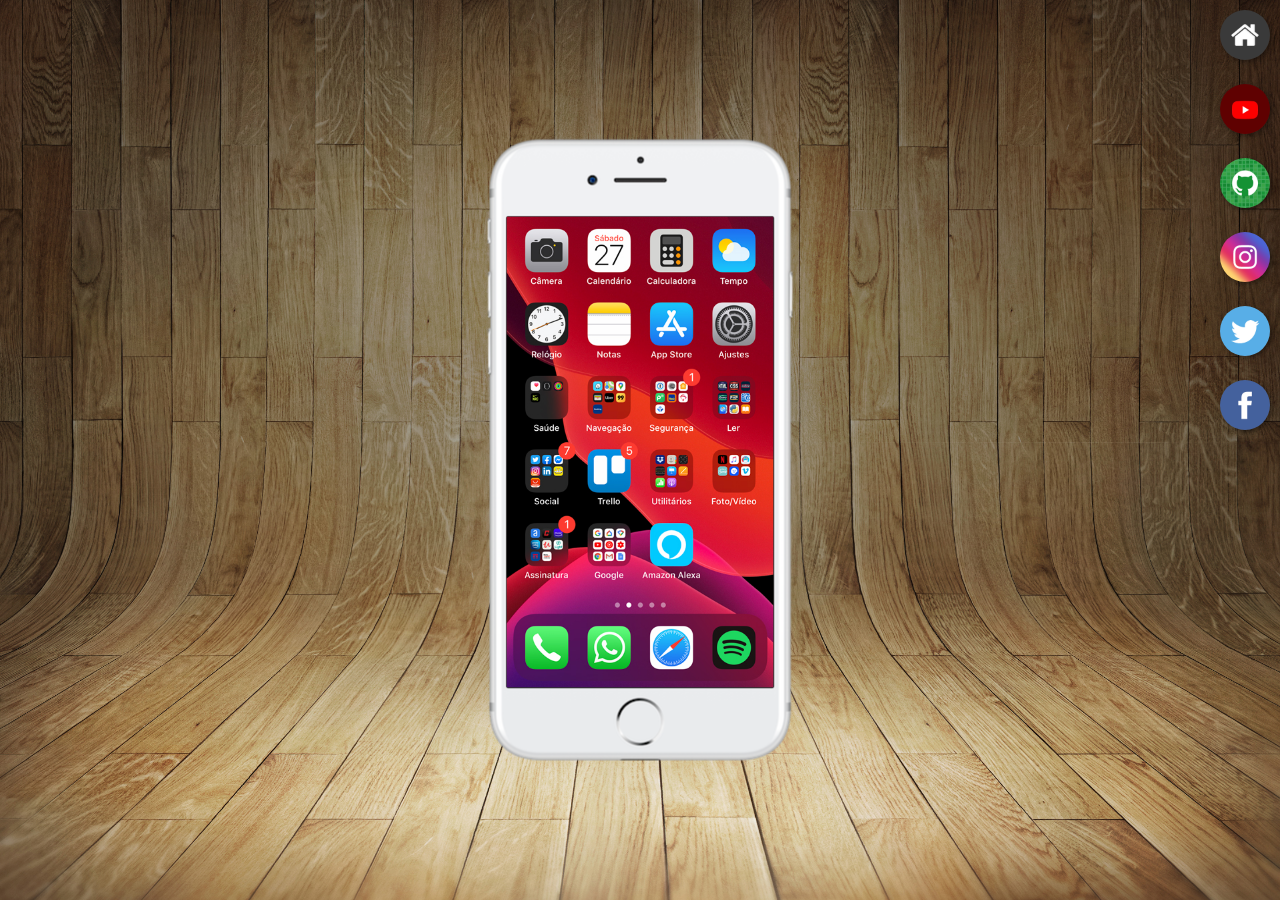
<file: index.html>
<!DOCTYPE html>
<html lang="pt-br">
<head>
    <meta charset="UTF-8">
    <meta name="viewport" content="width=device-width, initial-scale=1.0">
    <link rel="shortcut icon" href="favicon.ico" type="image/x-icon">
    <link rel="stylesheet" href="estilos/style.css">
    <title>Projeto redes sociais</title>
</head>
<body>
    <main>
        <section id="telefone">
            <iframe src="home.html" frameborder="0" name="tela" id="tela">
                <p>Seu navegador não é compatível com iframe!</p>
            </iframe>
        </section>

        <section id="redes-sociais">
            <a href="home.html" target="tela"><img src="imagens/logo-home.jpg" alt="Home"></a> <br>
            <a href="youtube.html" target="tela"><img src="imagens/logo-youtube.jpg" alt="Youtube"></a> <br>
            <a href="github.html" target="tela"><img src="imagens/logo-github.jpg" alt="Github"></a> <br>
            <a href="instagram.html" target="tela"><img src="imagens/logo-instagram.jpg" alt="Instagram"></a> <br>
            <a href="twitter.html" target="tela"><img src="imagens/logo-twitter.jpg" alt=""></a> <br>
            <a href="facebook.html" target="tela"><img src="imagens/logo-facebook.jpg" alt=""></a>
        </section>
    </main>
</body>
</html>
</file>
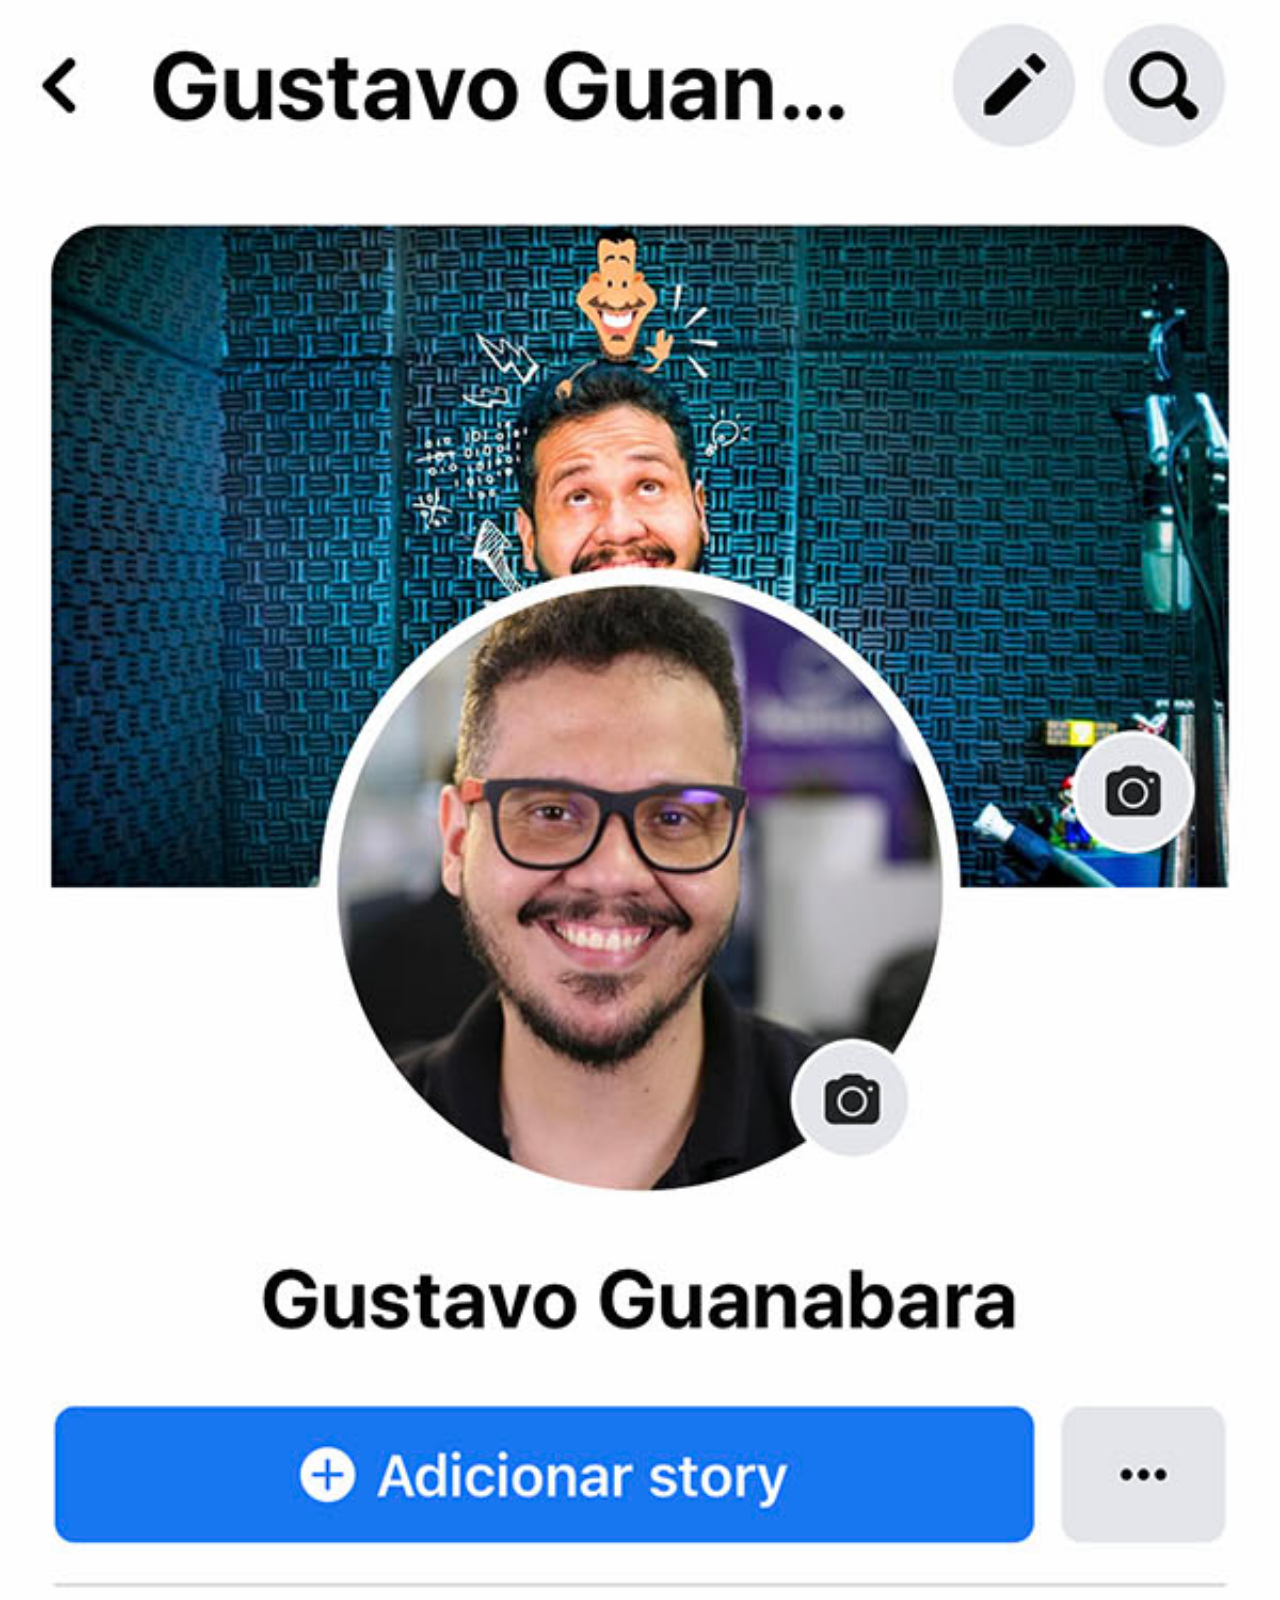
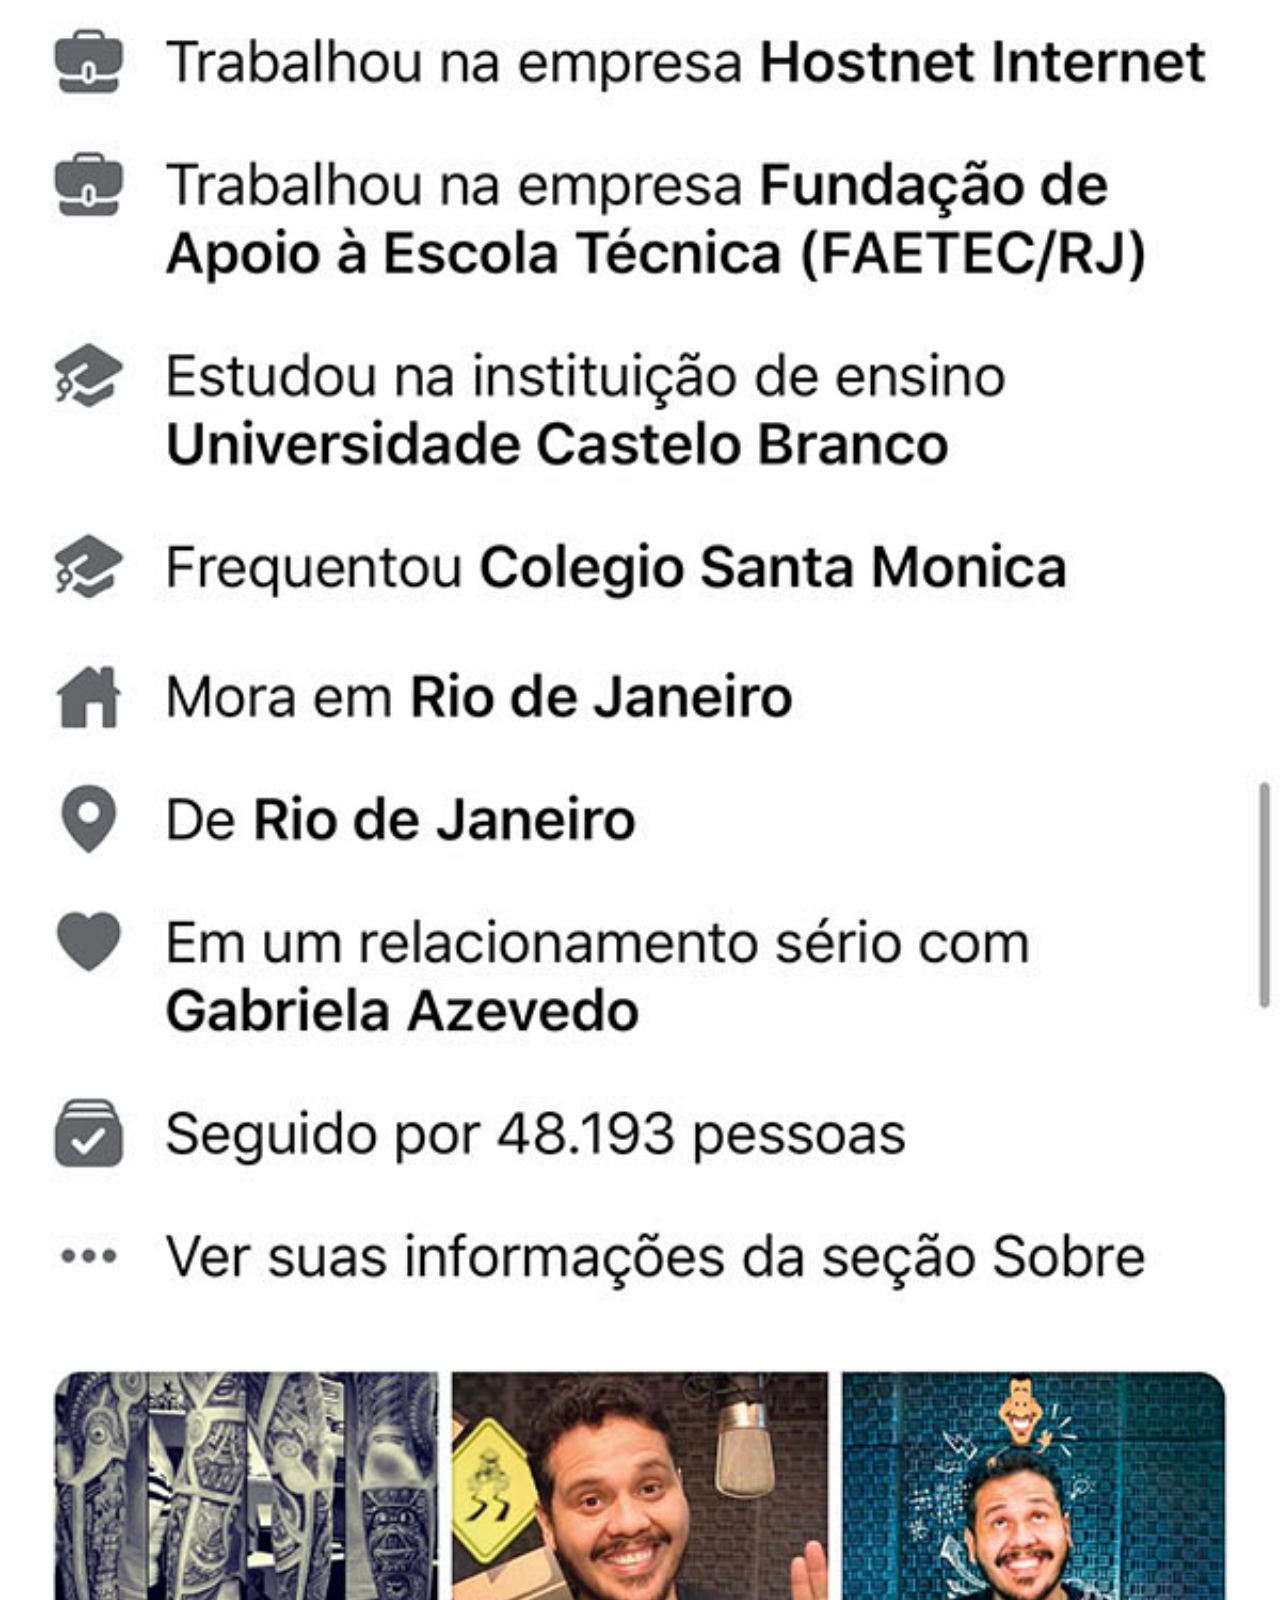
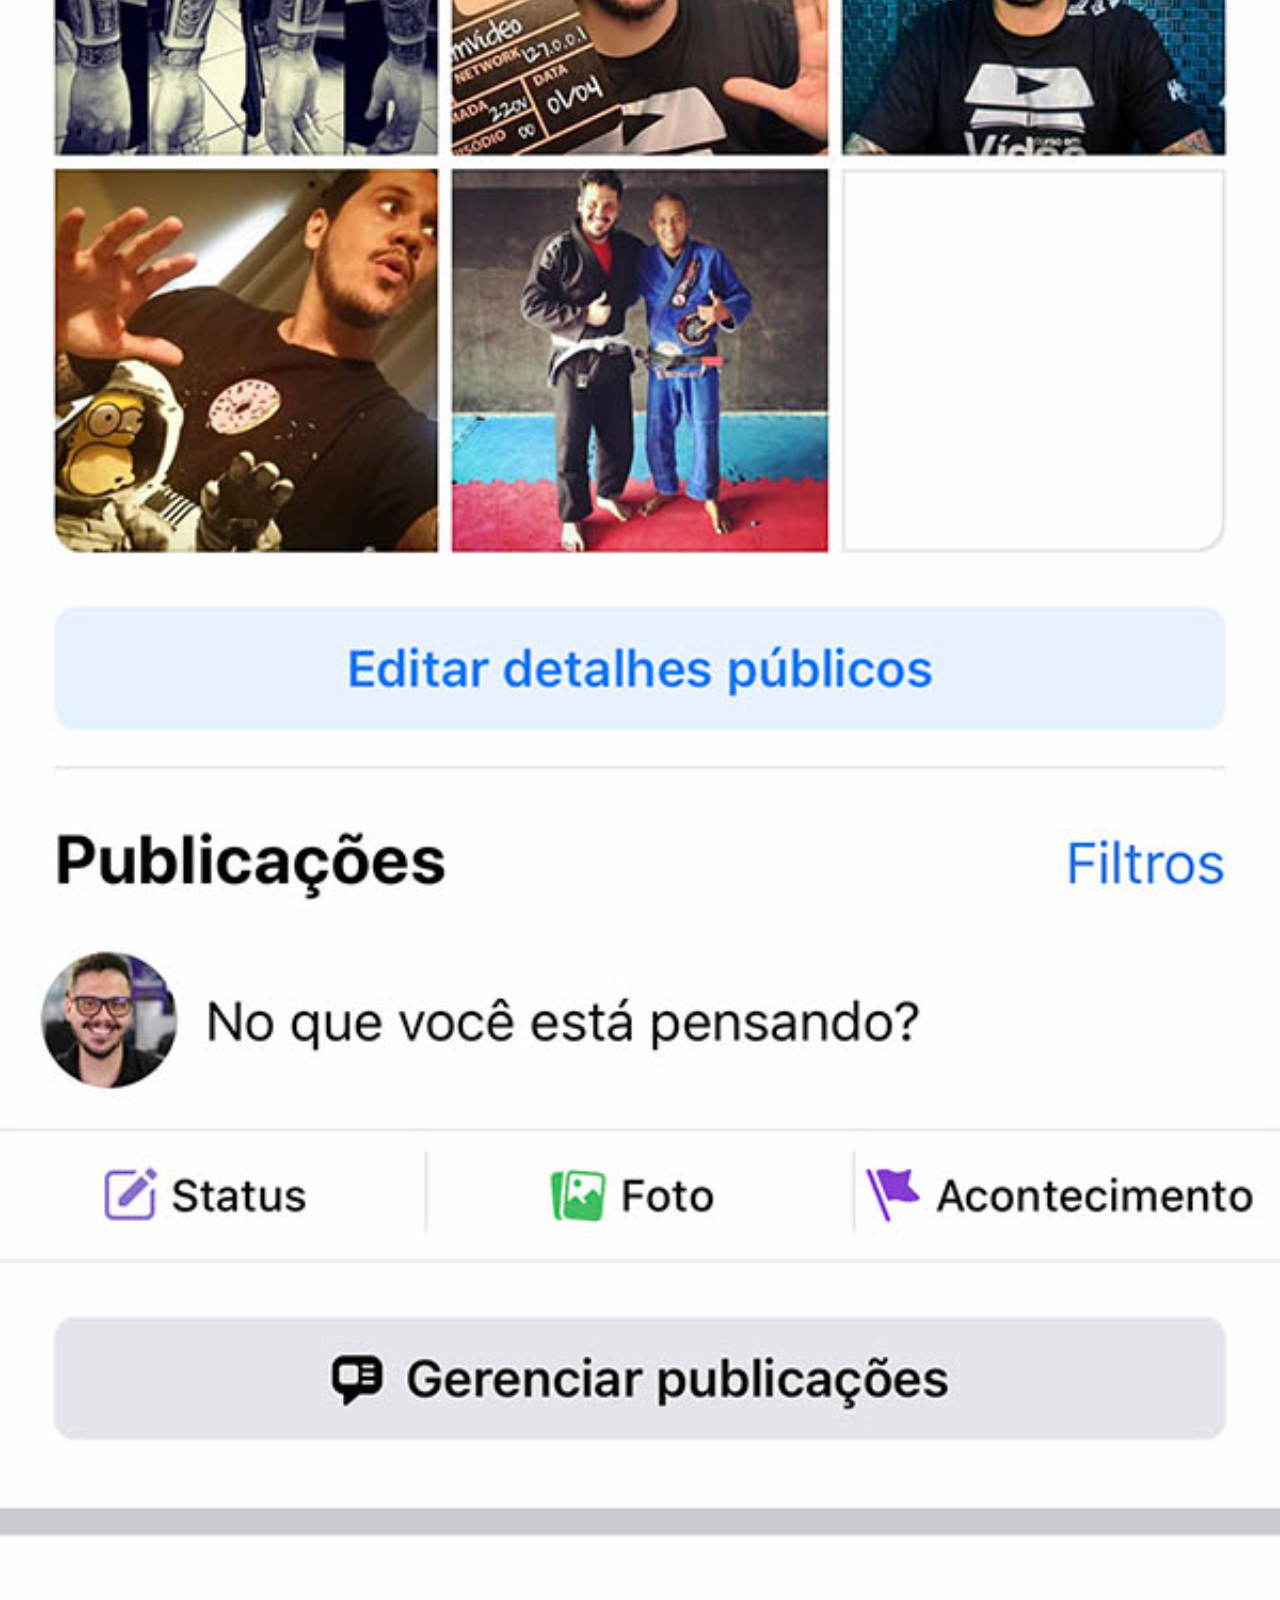
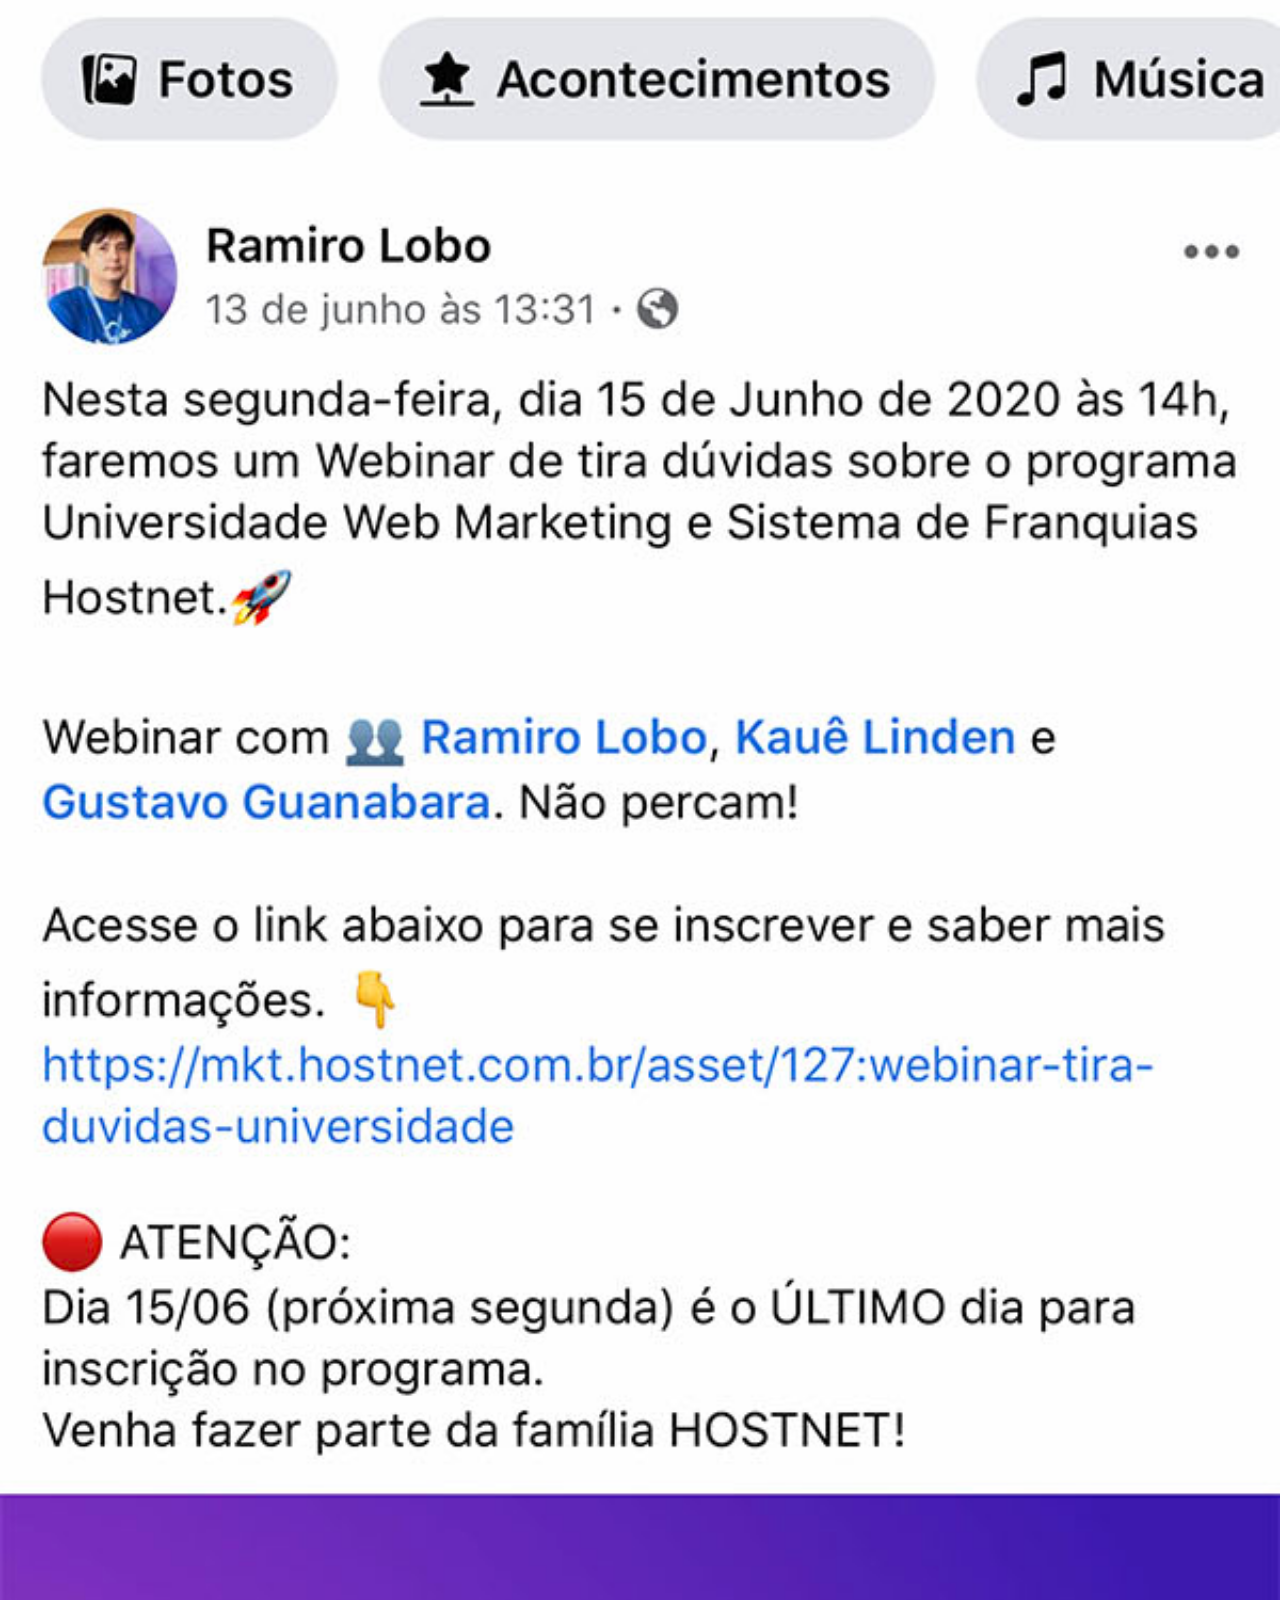
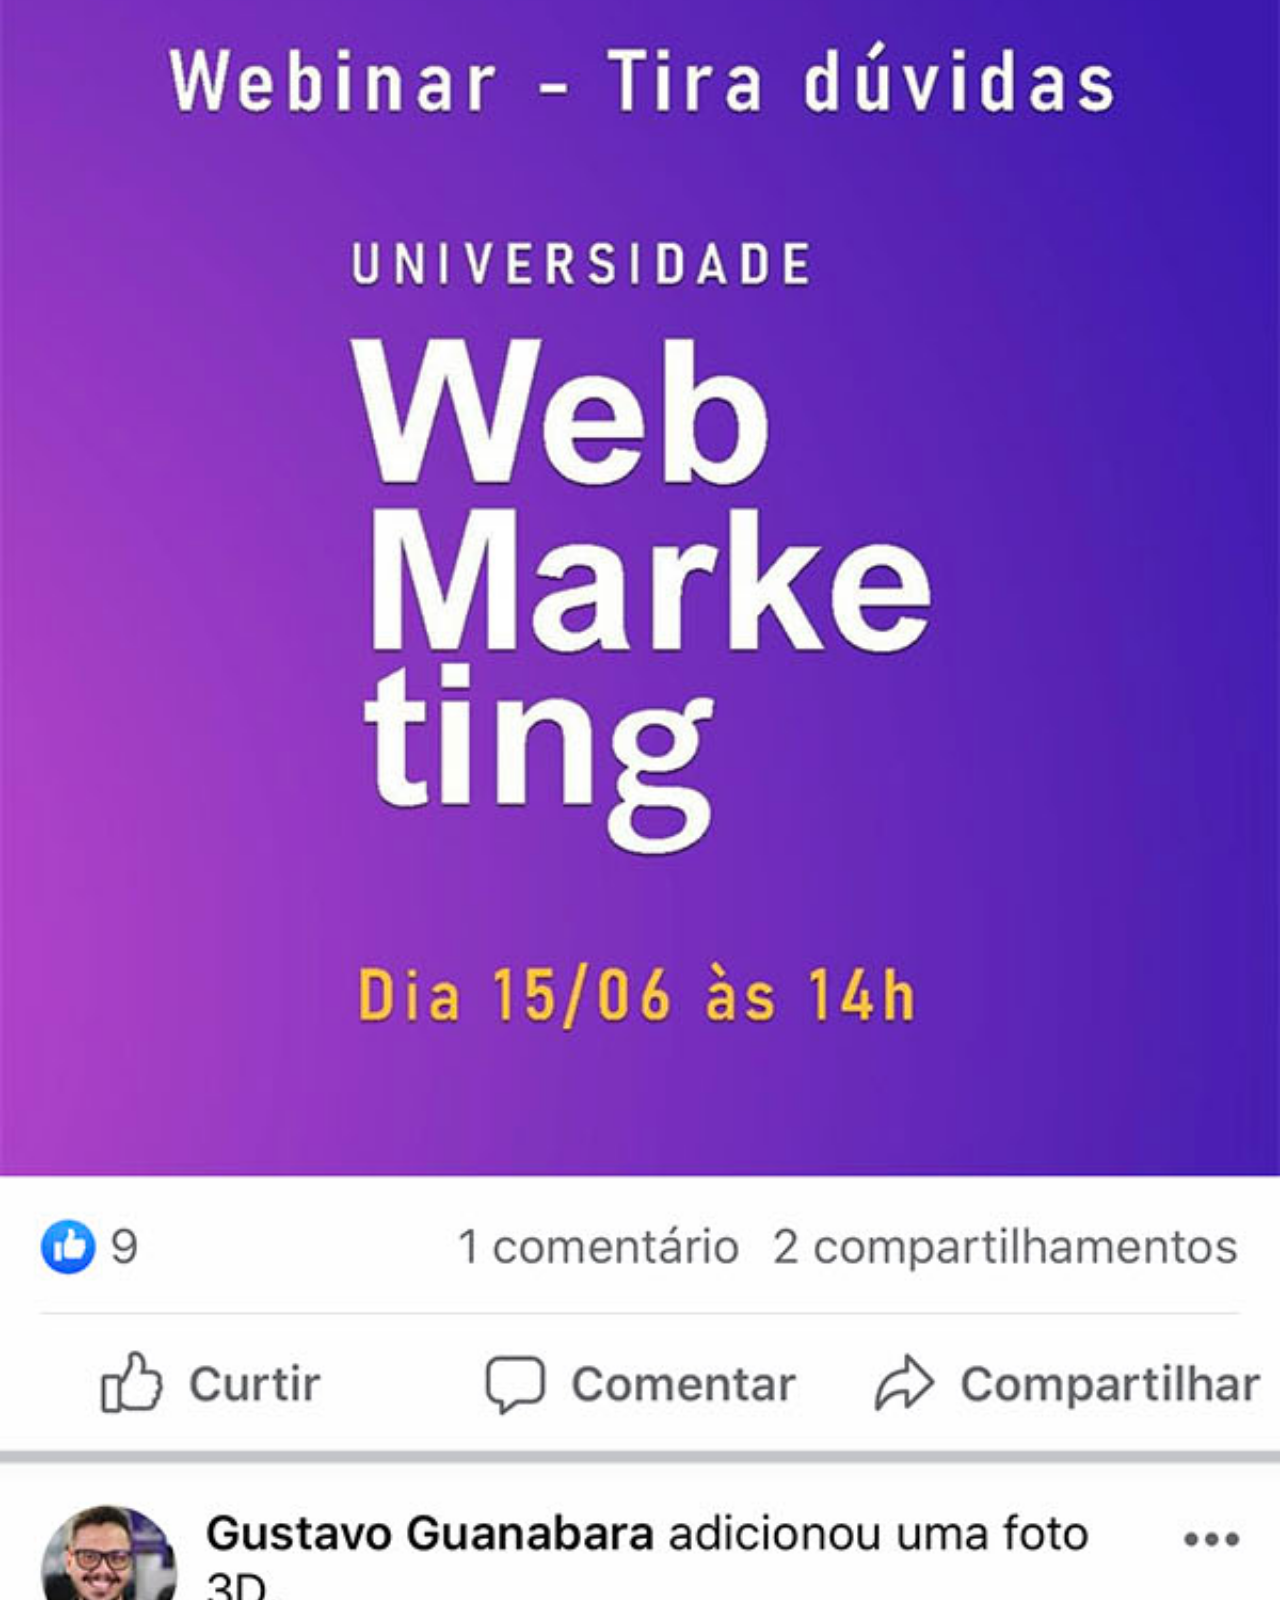
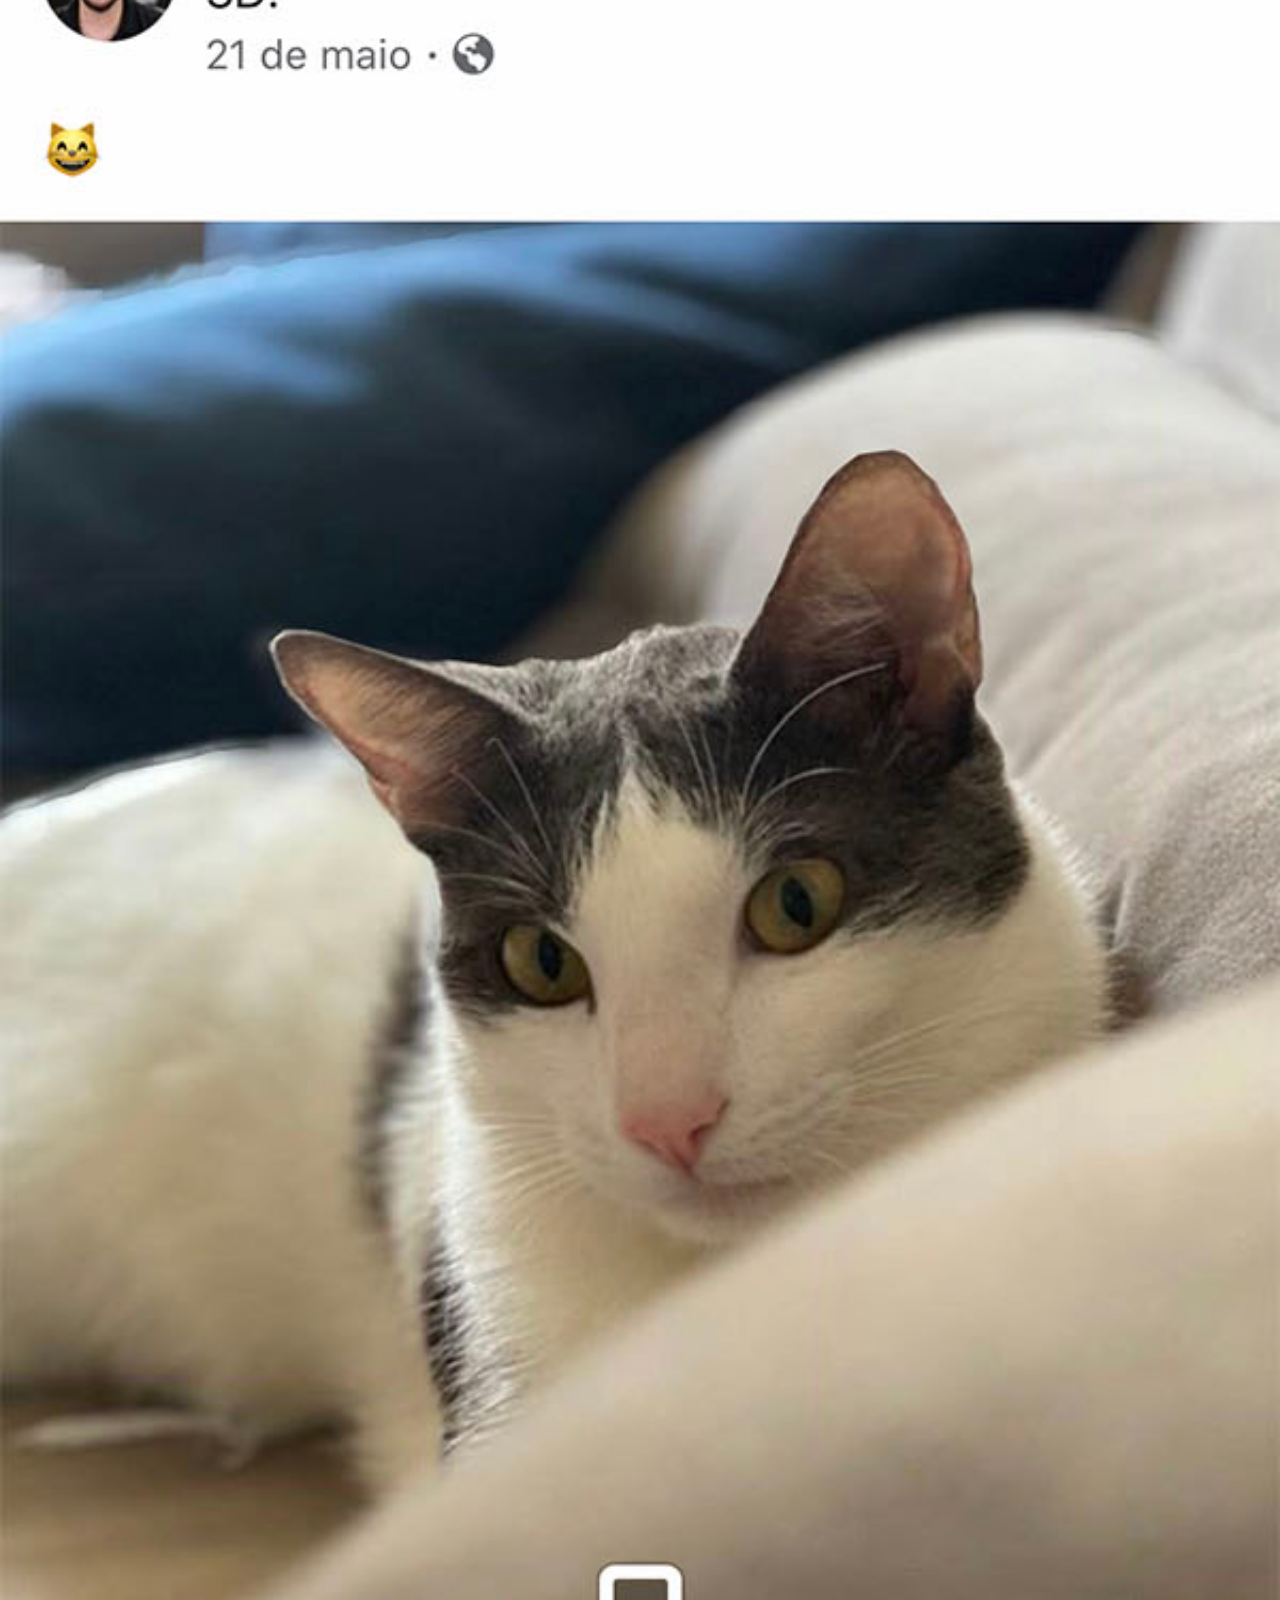
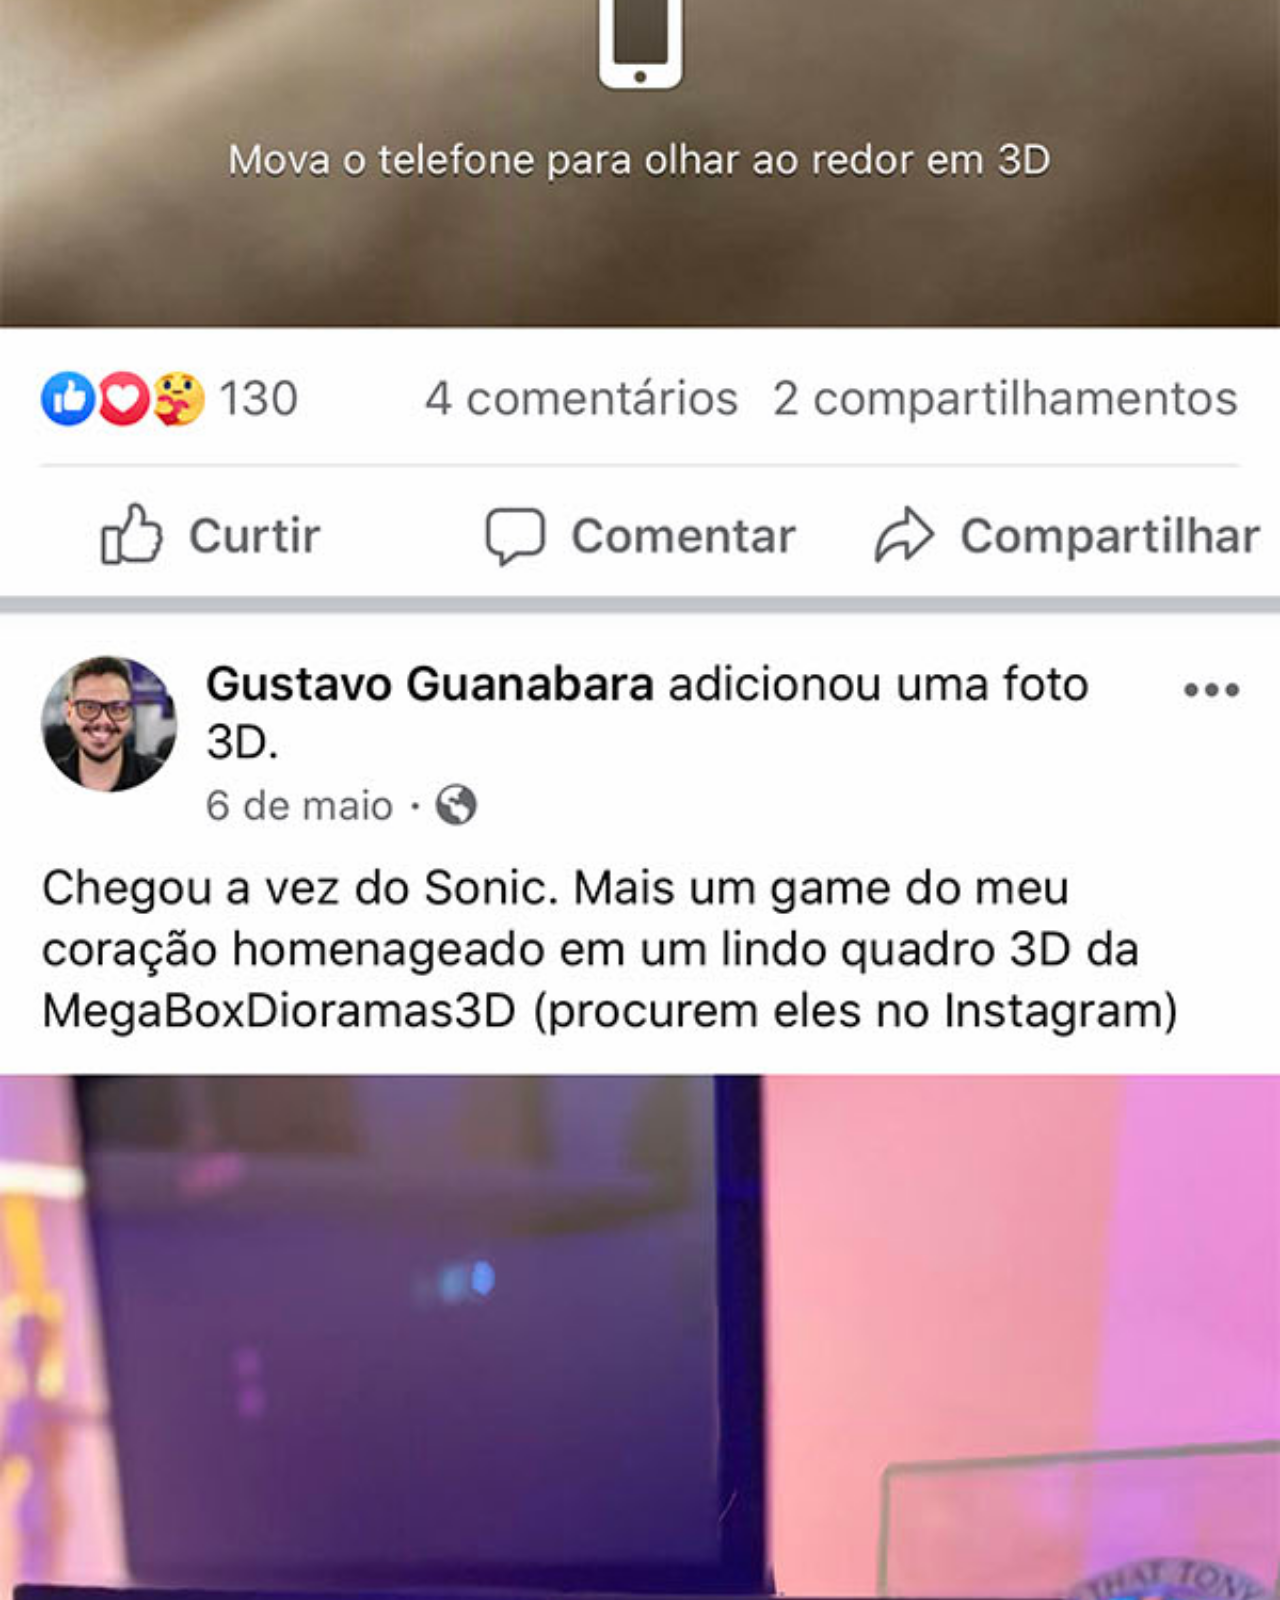
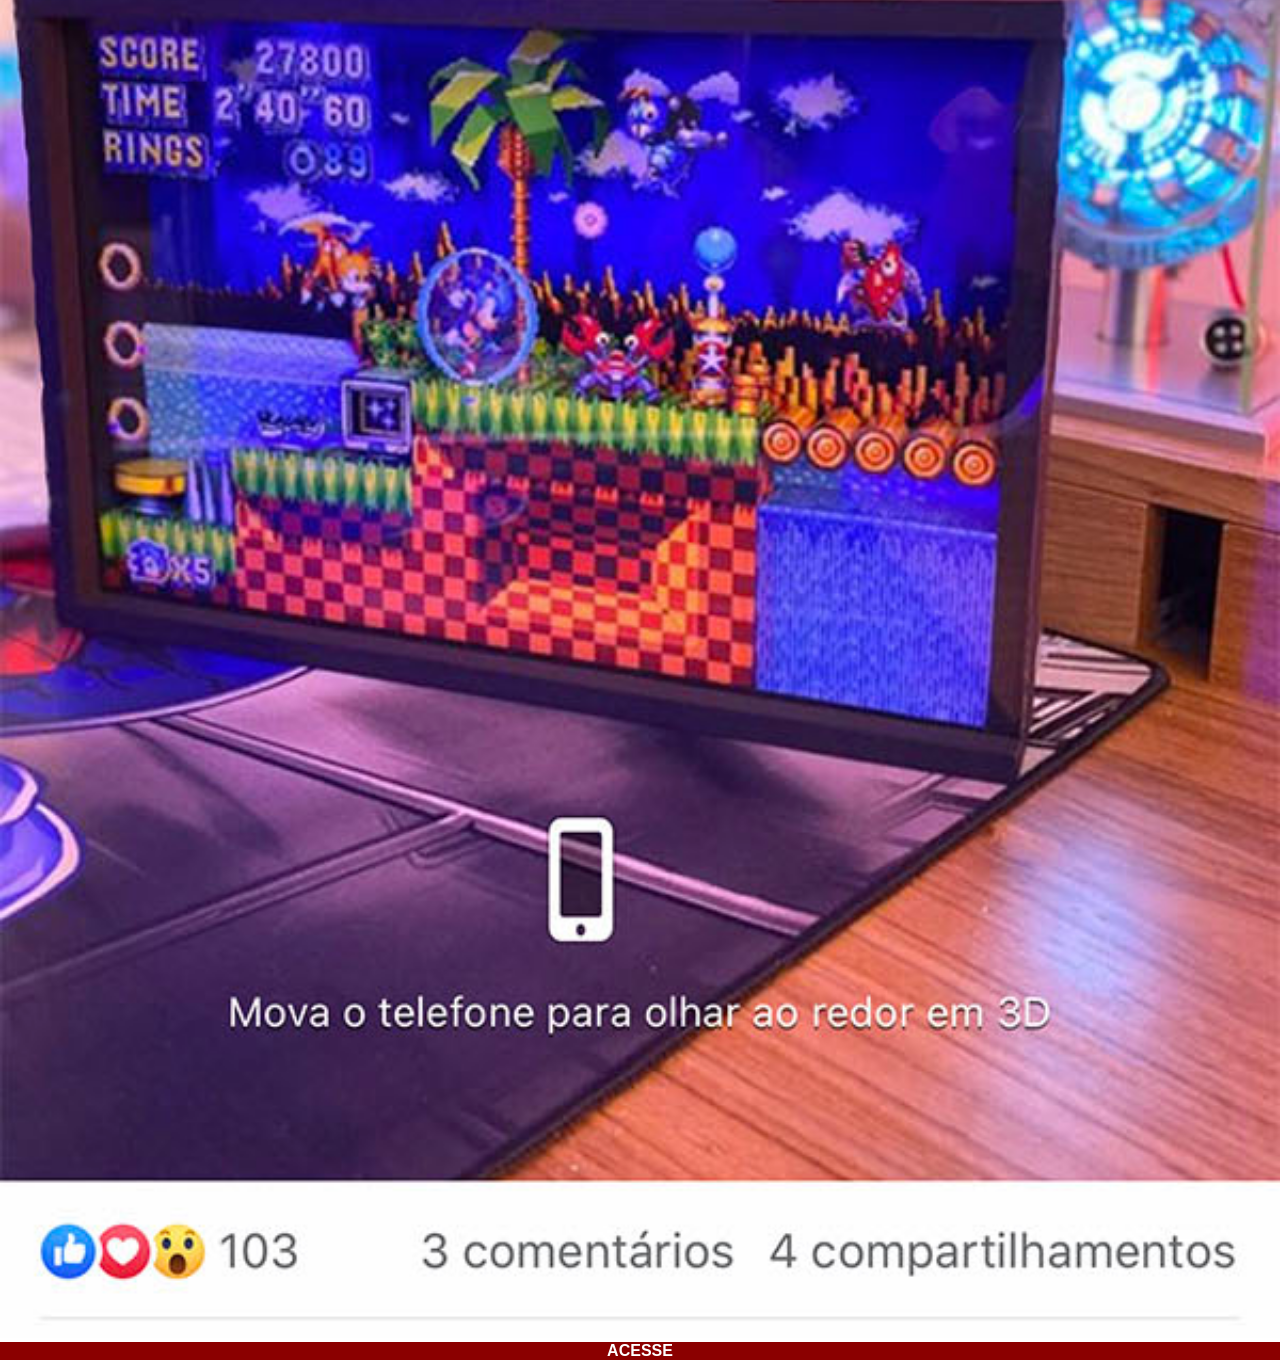
<file: facebook.html>
<!DOCTYPE html>
<html lang="en">
<head>
    <meta charset="pt-br">
    <meta name="viewport" content="width=device-width, initial-scale=1.0">
    <link rel="stylesheet" href="estilos/social.css">
    <title>Facebook</title>
</head>
<body>
    <img src="imagens/tela-facebook.jpg" alt="Facebook">
    <a href="https://www.facebook.com/" target="_blank">ACESSE</a>
</body>
</html>
</file>
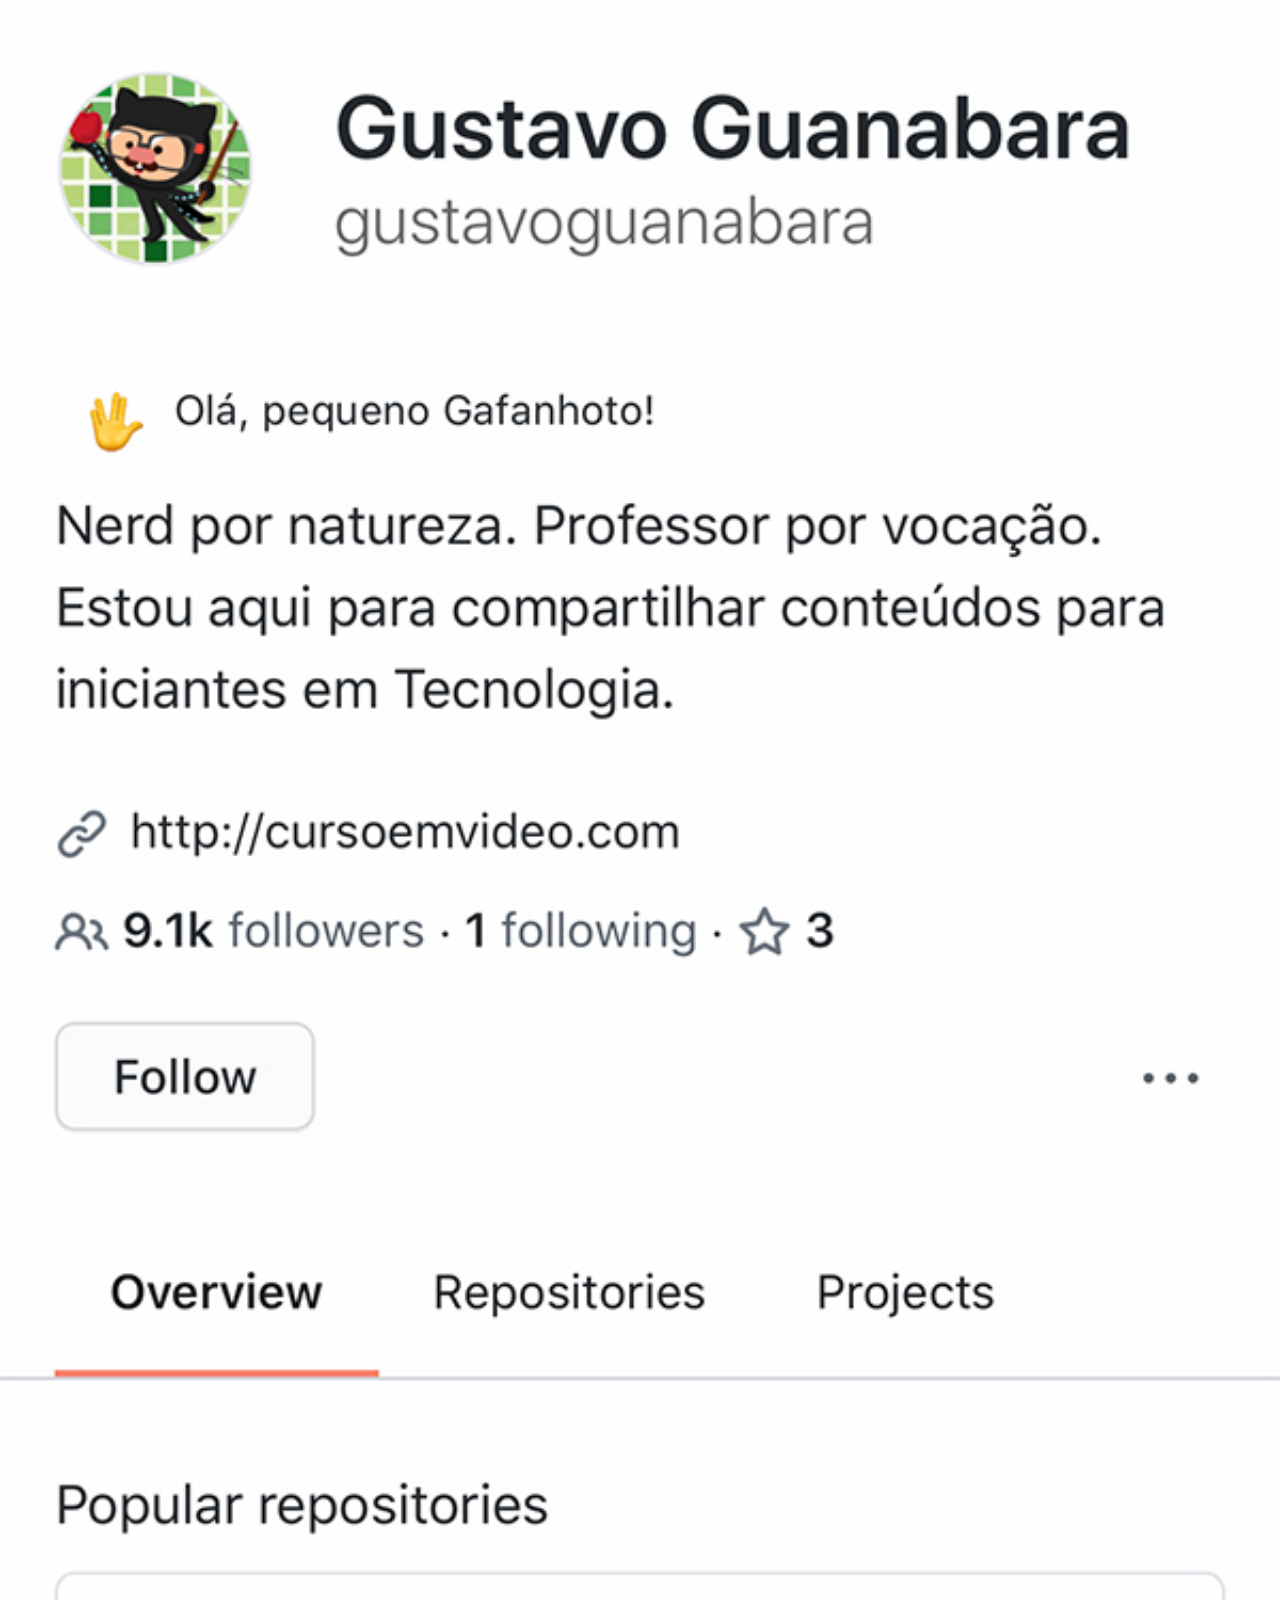
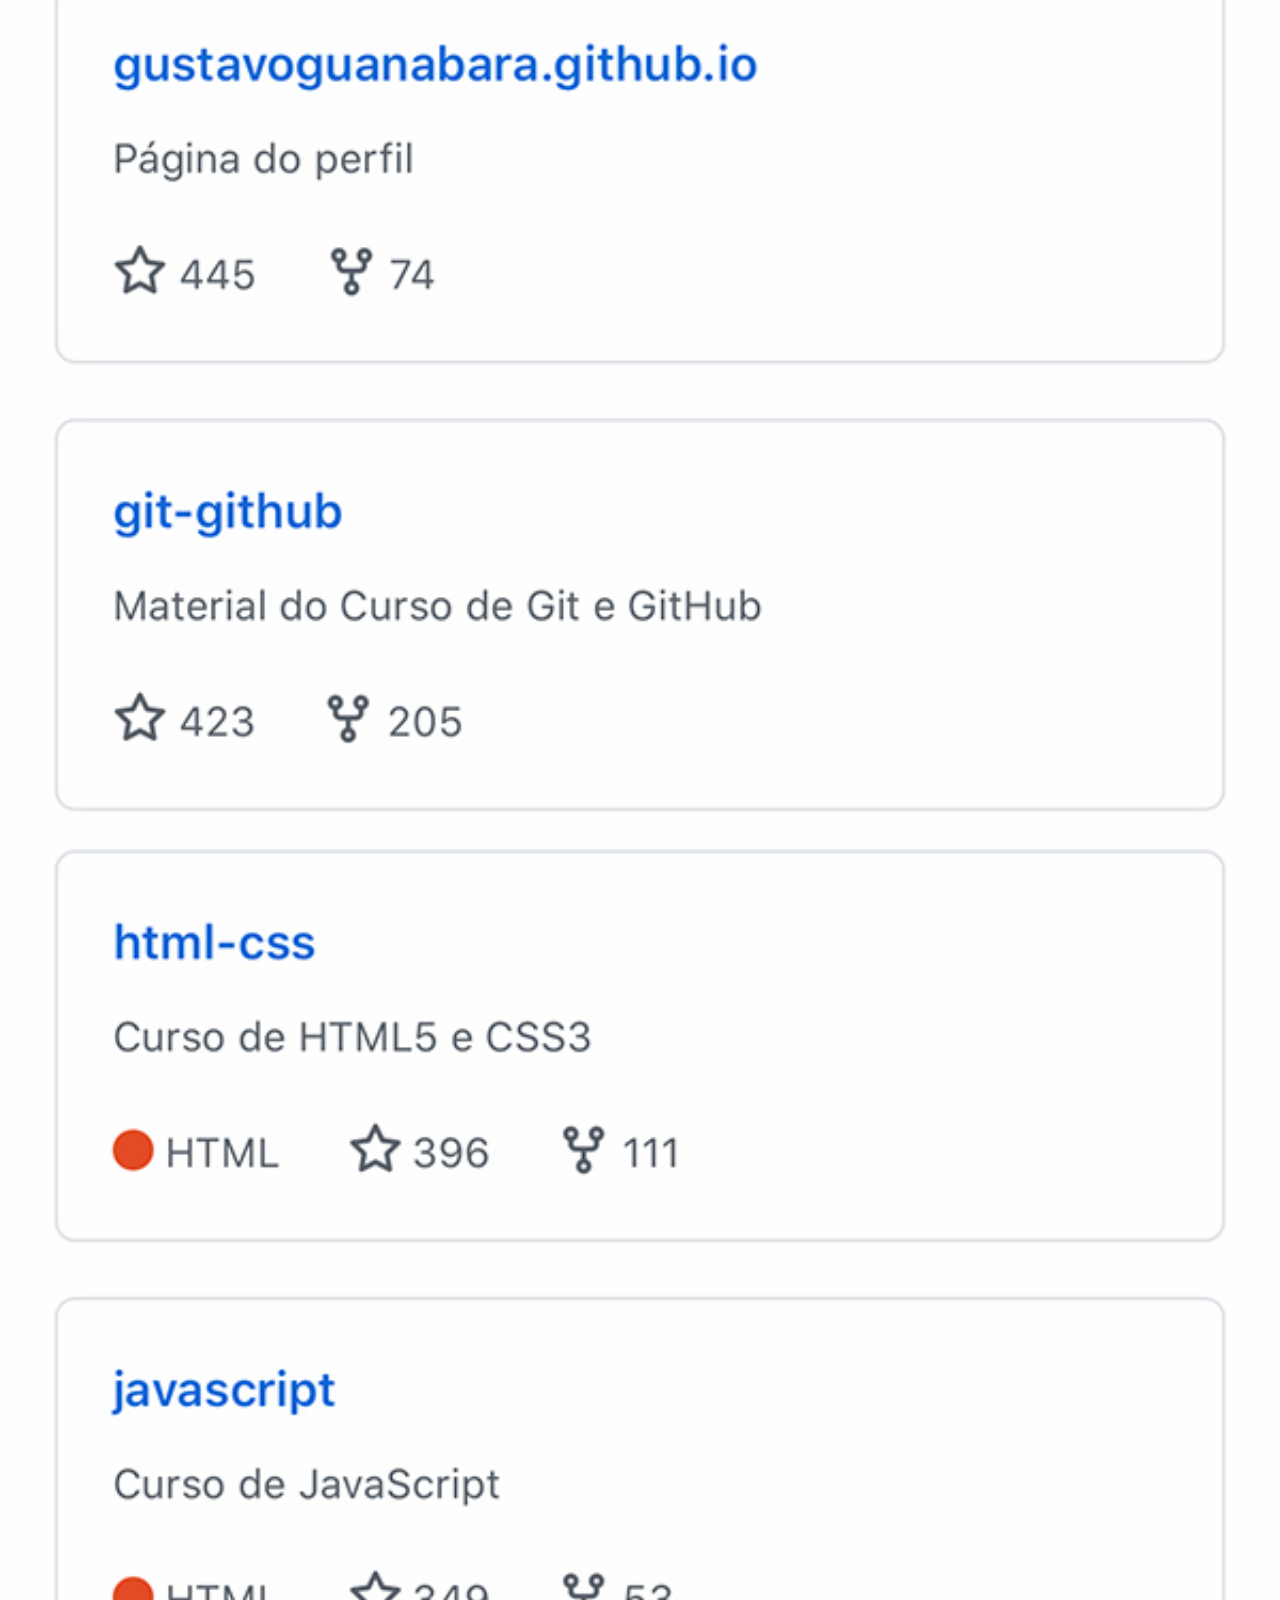
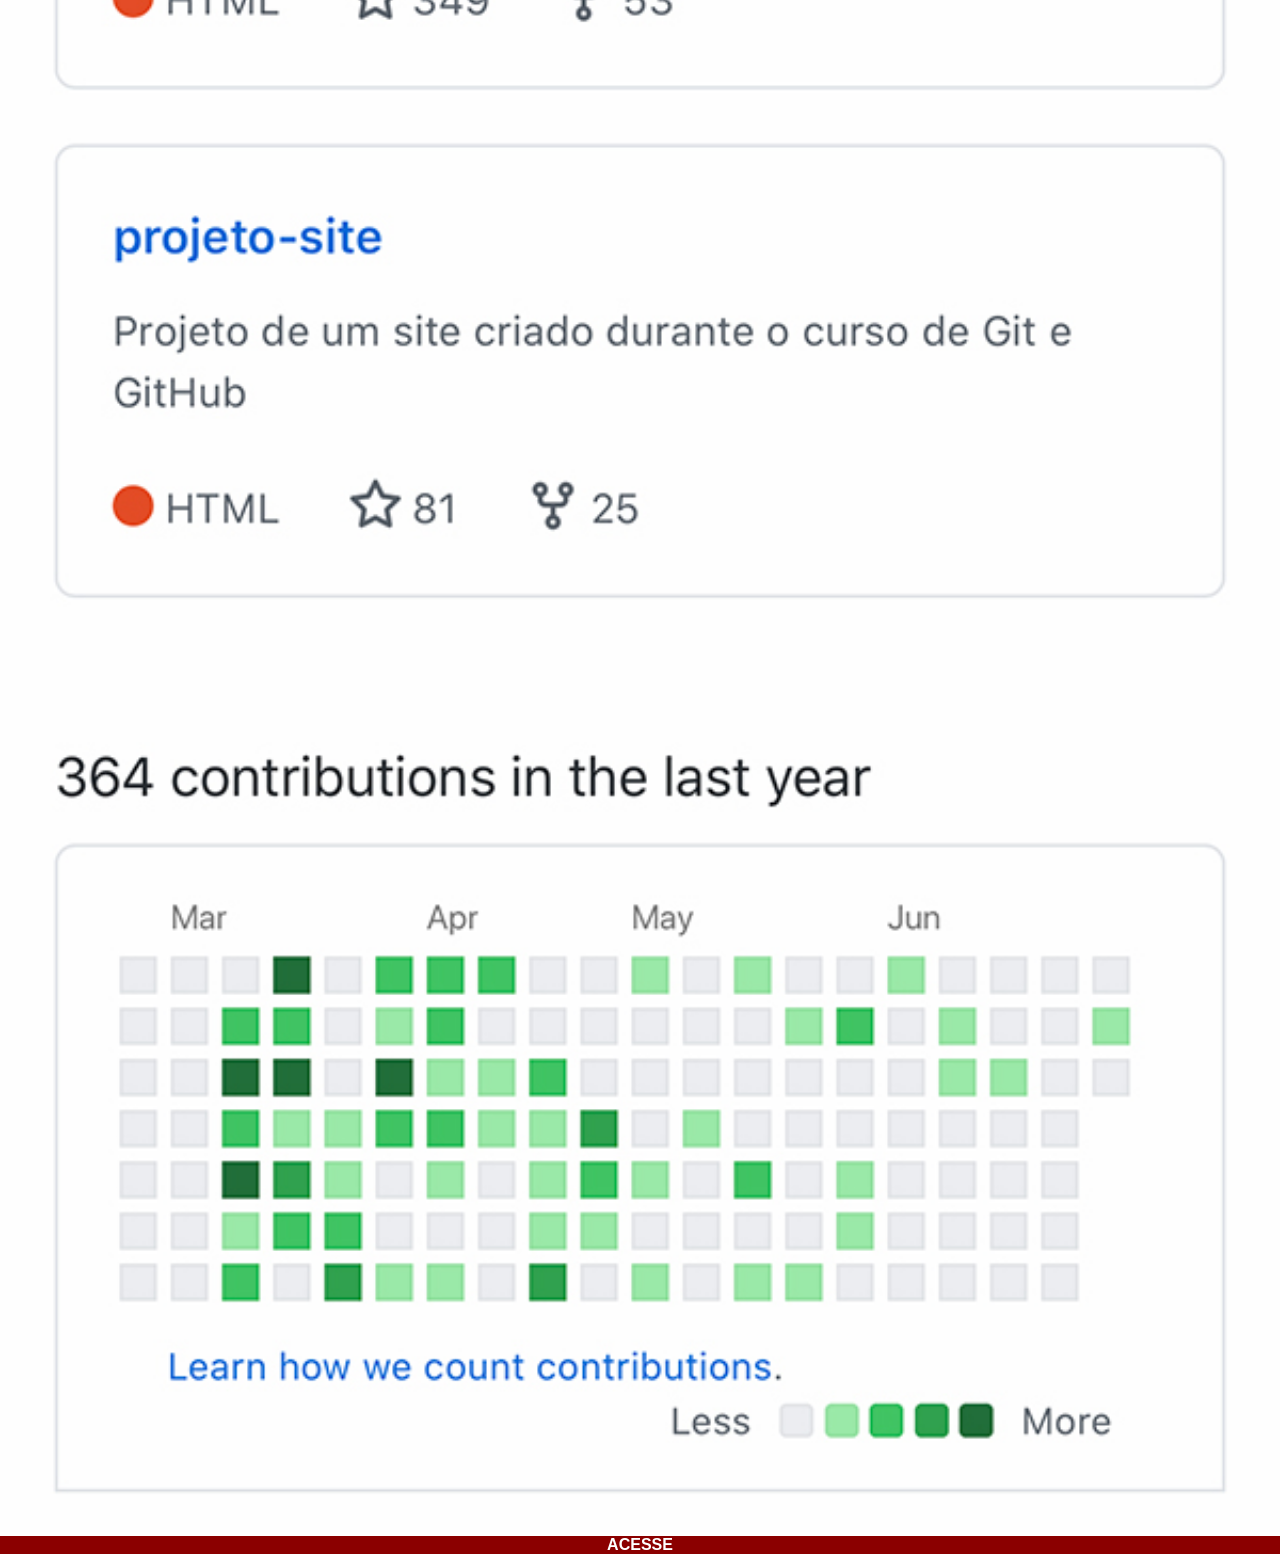
<file: github.html>
<!DOCTYPE html>
<html lang="en">
<head>
    <meta charset="pt-br">
    <meta name="viewport" content="width=device-width, initial-scale=1.0">
    <link rel="stylesheet" href="estilos/social.css">
    <title>Github</title>
</head>
<body>
    <img src="imagens/tela-github.jpg" alt="Github">
    <a href="https://github.com/" target="_blank">ACESSE</a>
</body>
</html>
</file>
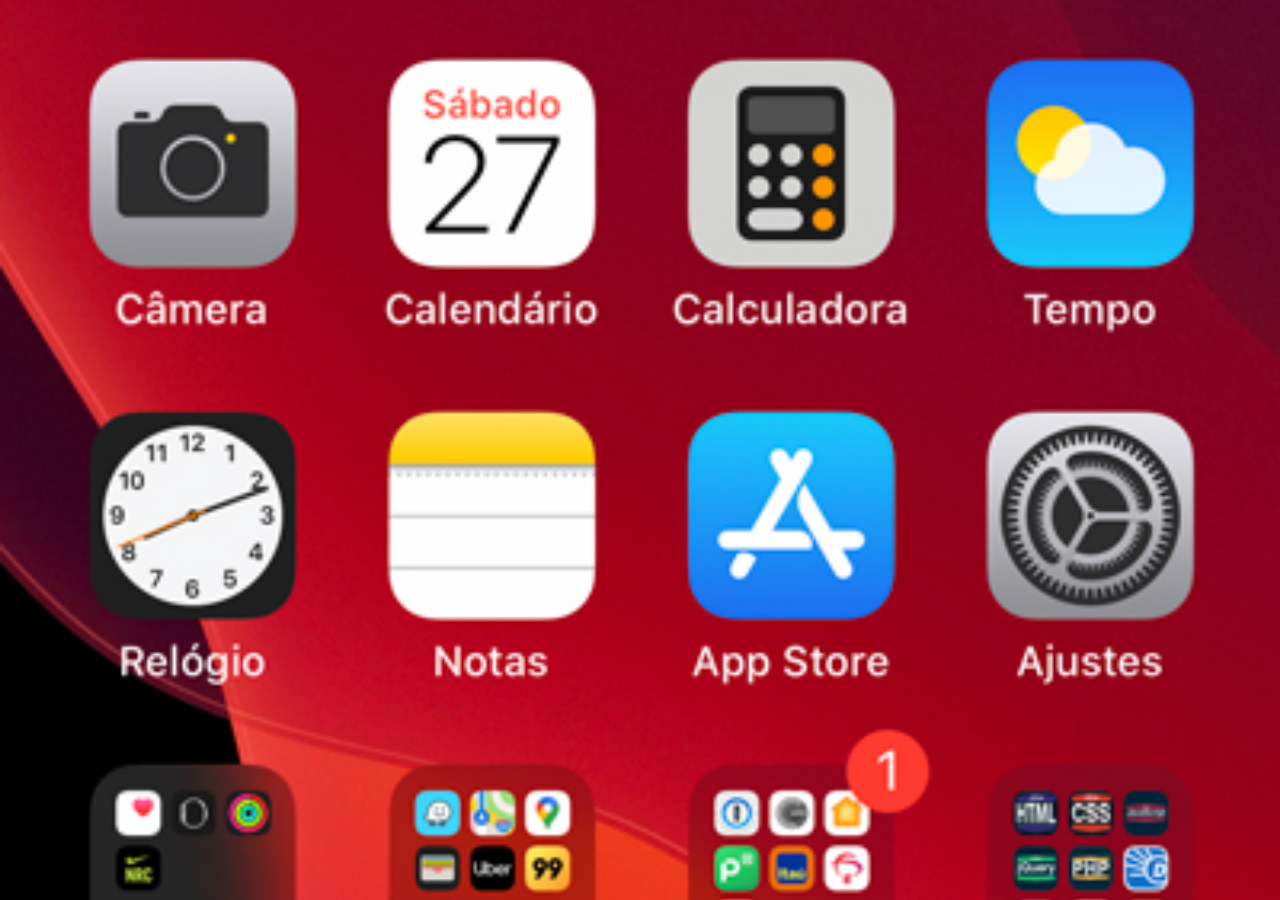
<file: home.html>
<!DOCTYPE html>
<html lang="pt-br">
<head>
    <meta charset="UTF-8">
    <meta name="viewport" content="width=device-width, initial-scale=1.0">
    <title>Home</title>
</head>
<style>
        * {
            margin: 0px;
            padding: 0px;
        }

        body {
            width: 100vw;
            height: 100vh;
            background: black url('imagens/tela-home.jpg') no-repeat top center;
            background-size: cover;
        }
</style>
<body>
    
</body>
</html>
</file>
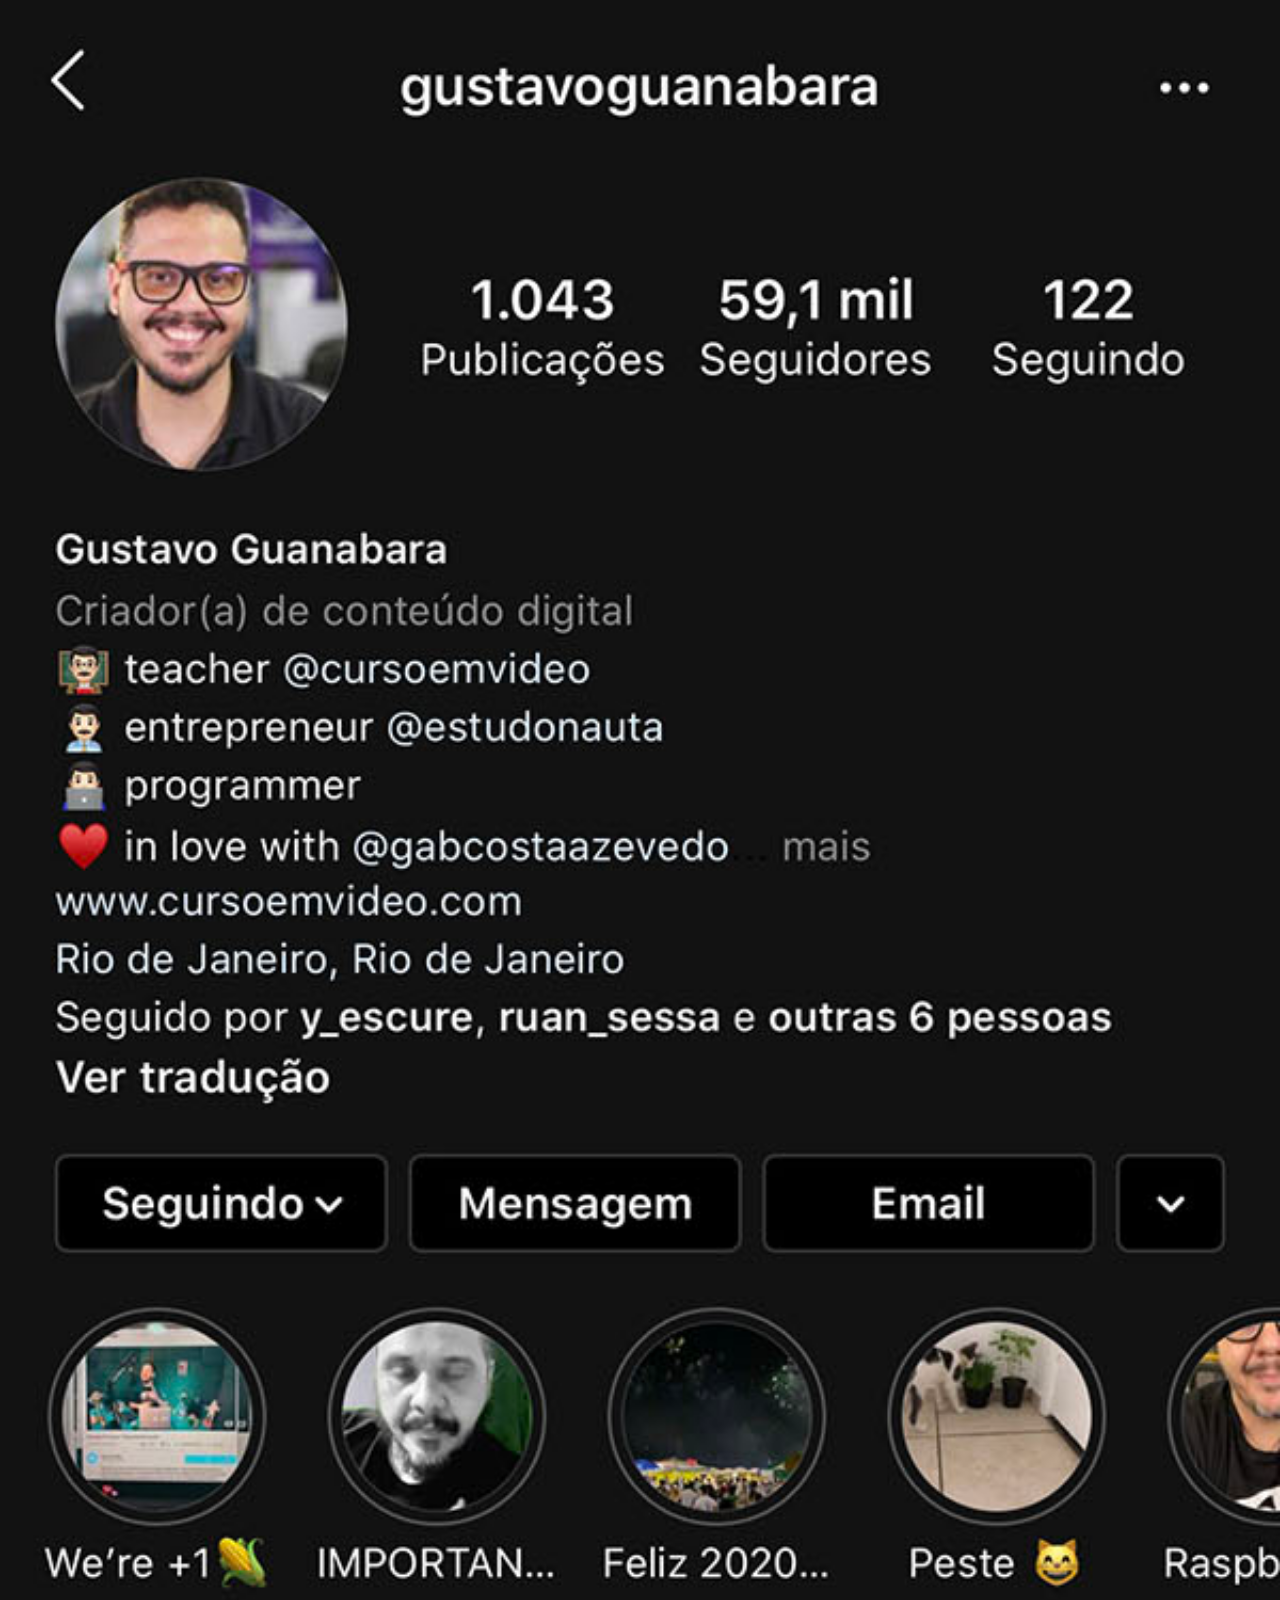
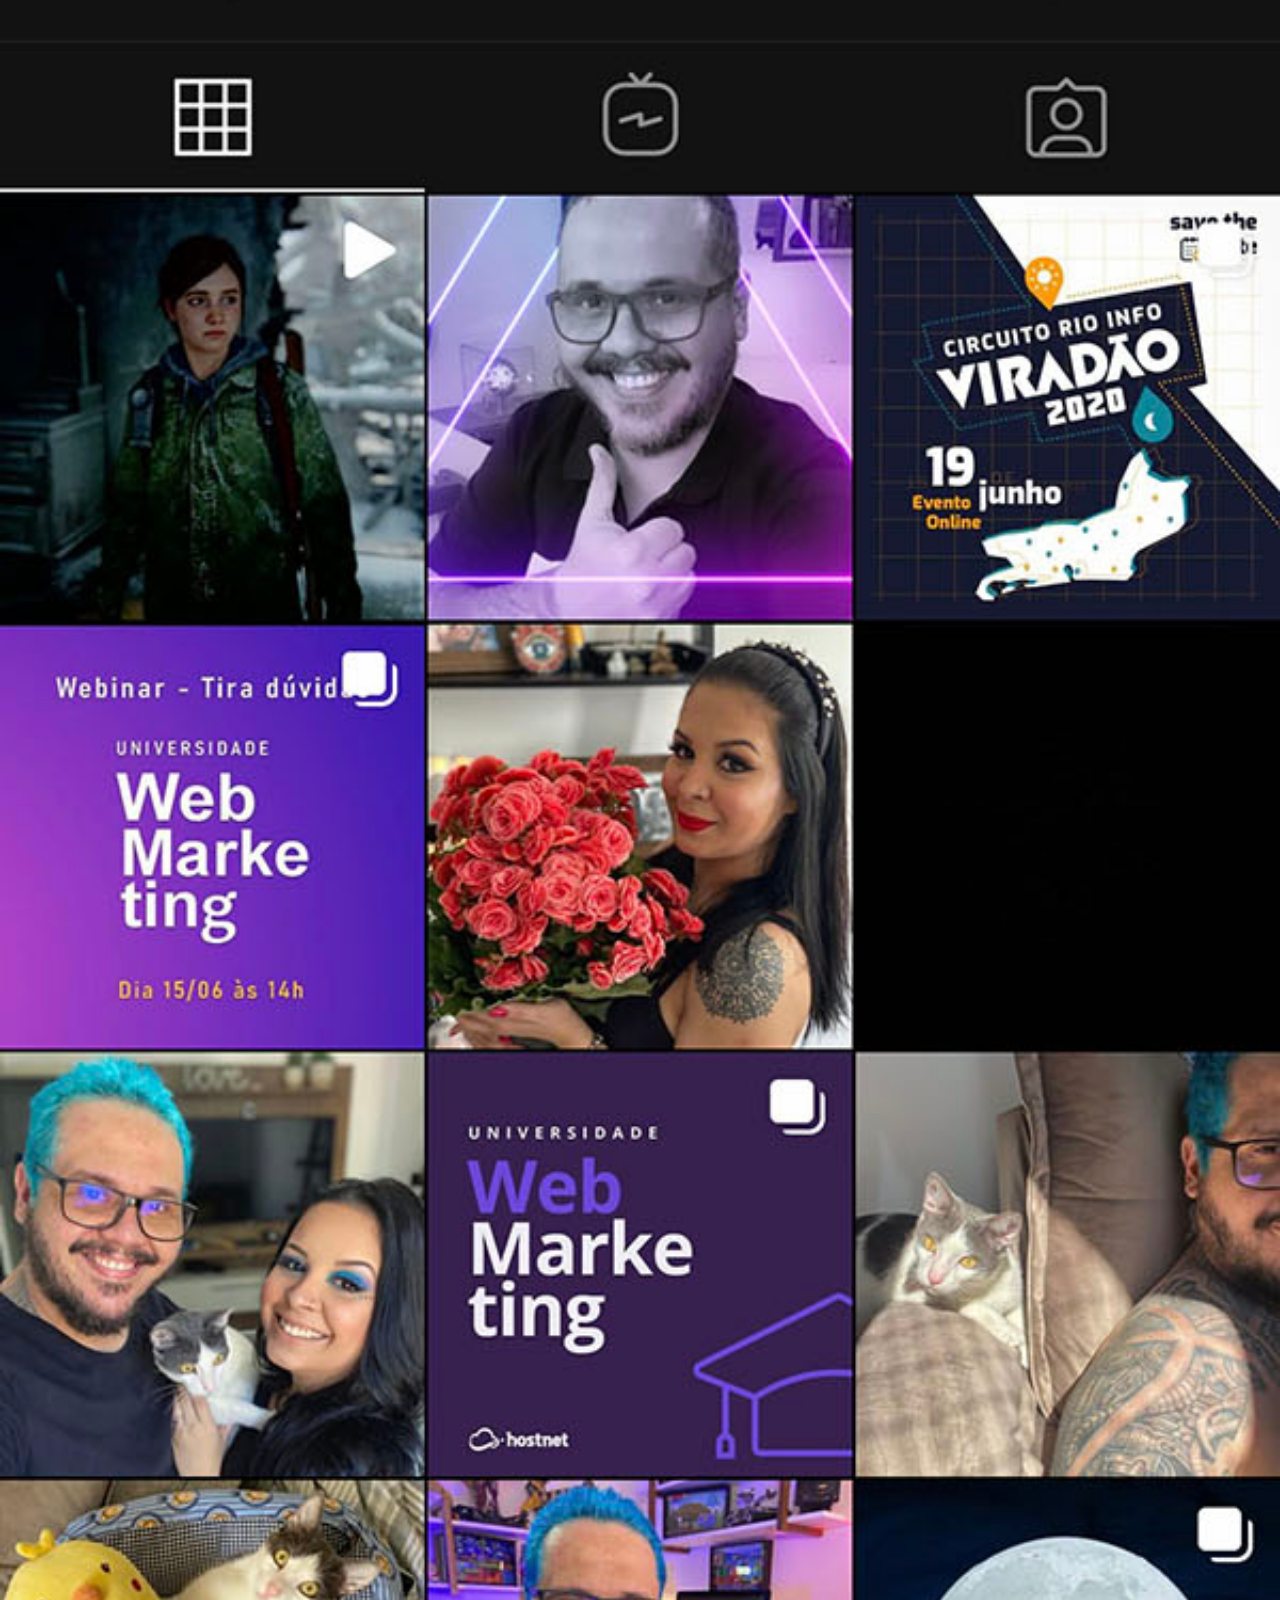
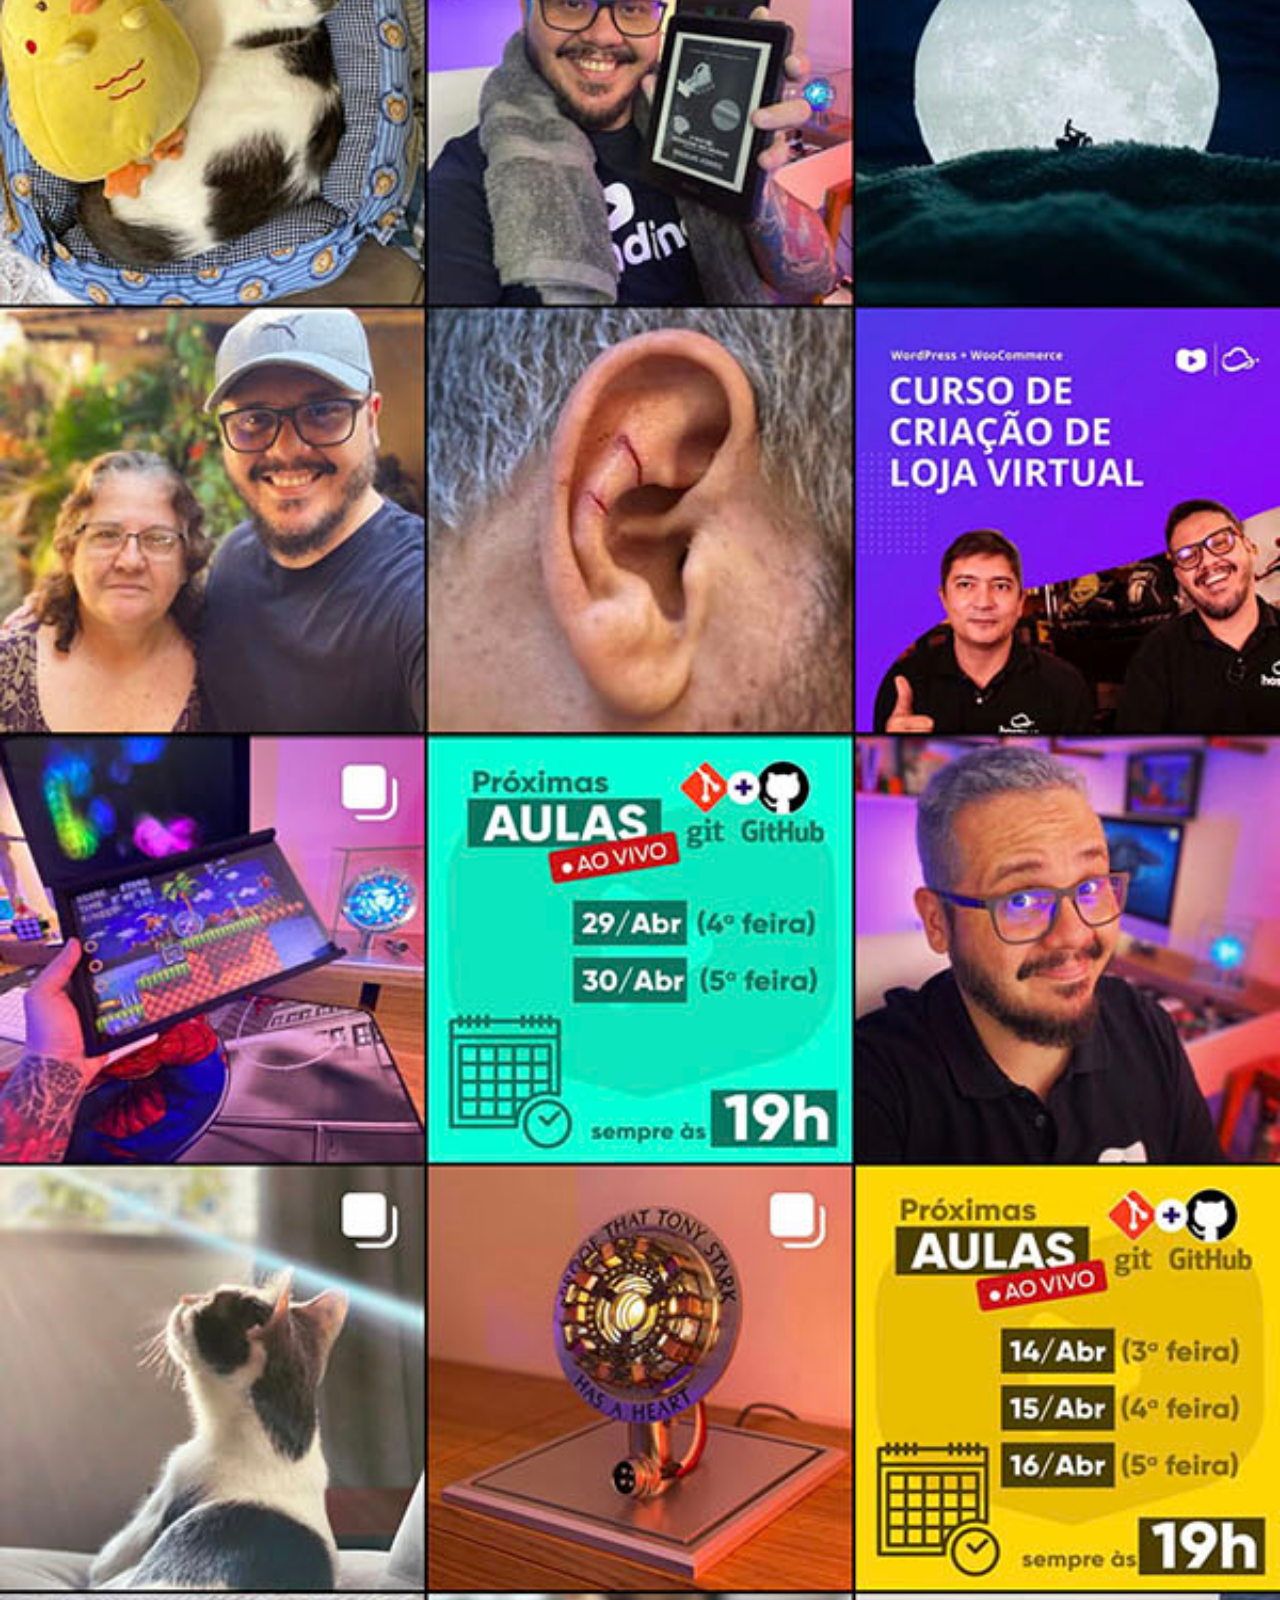
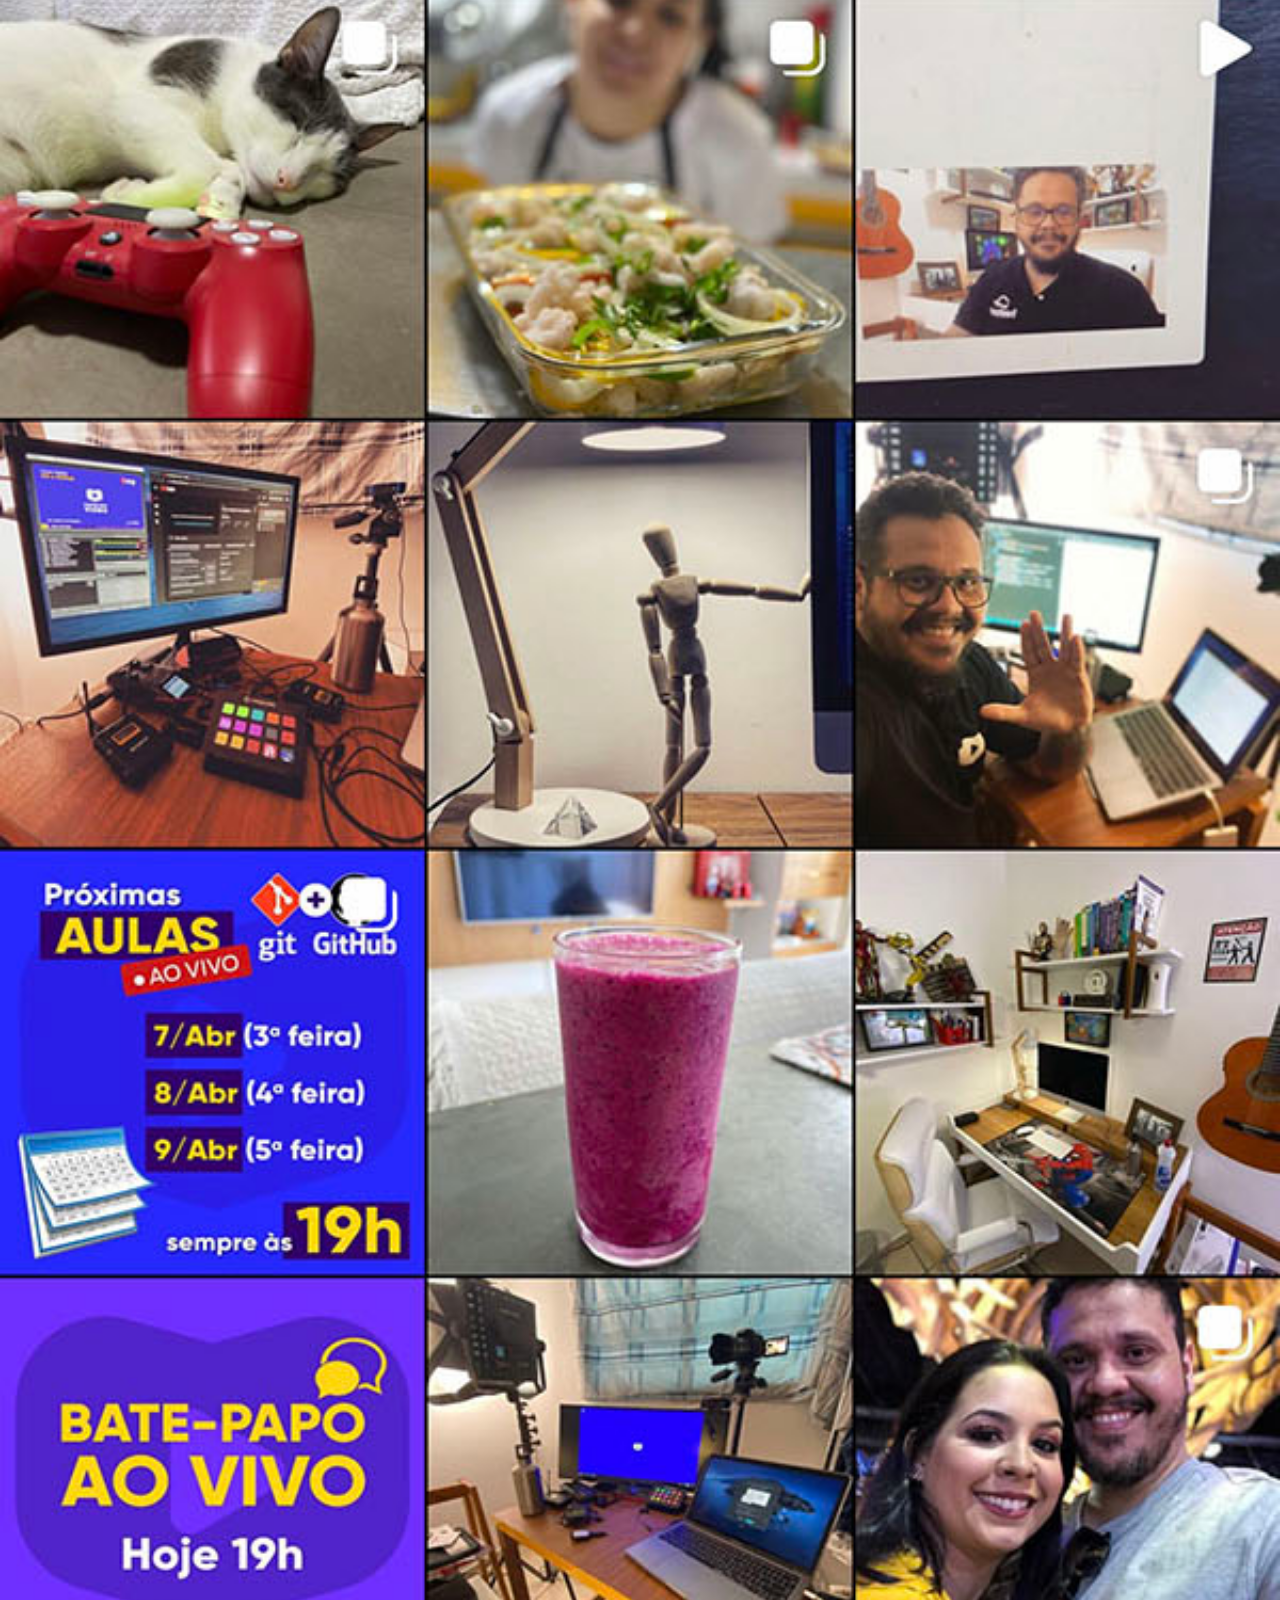
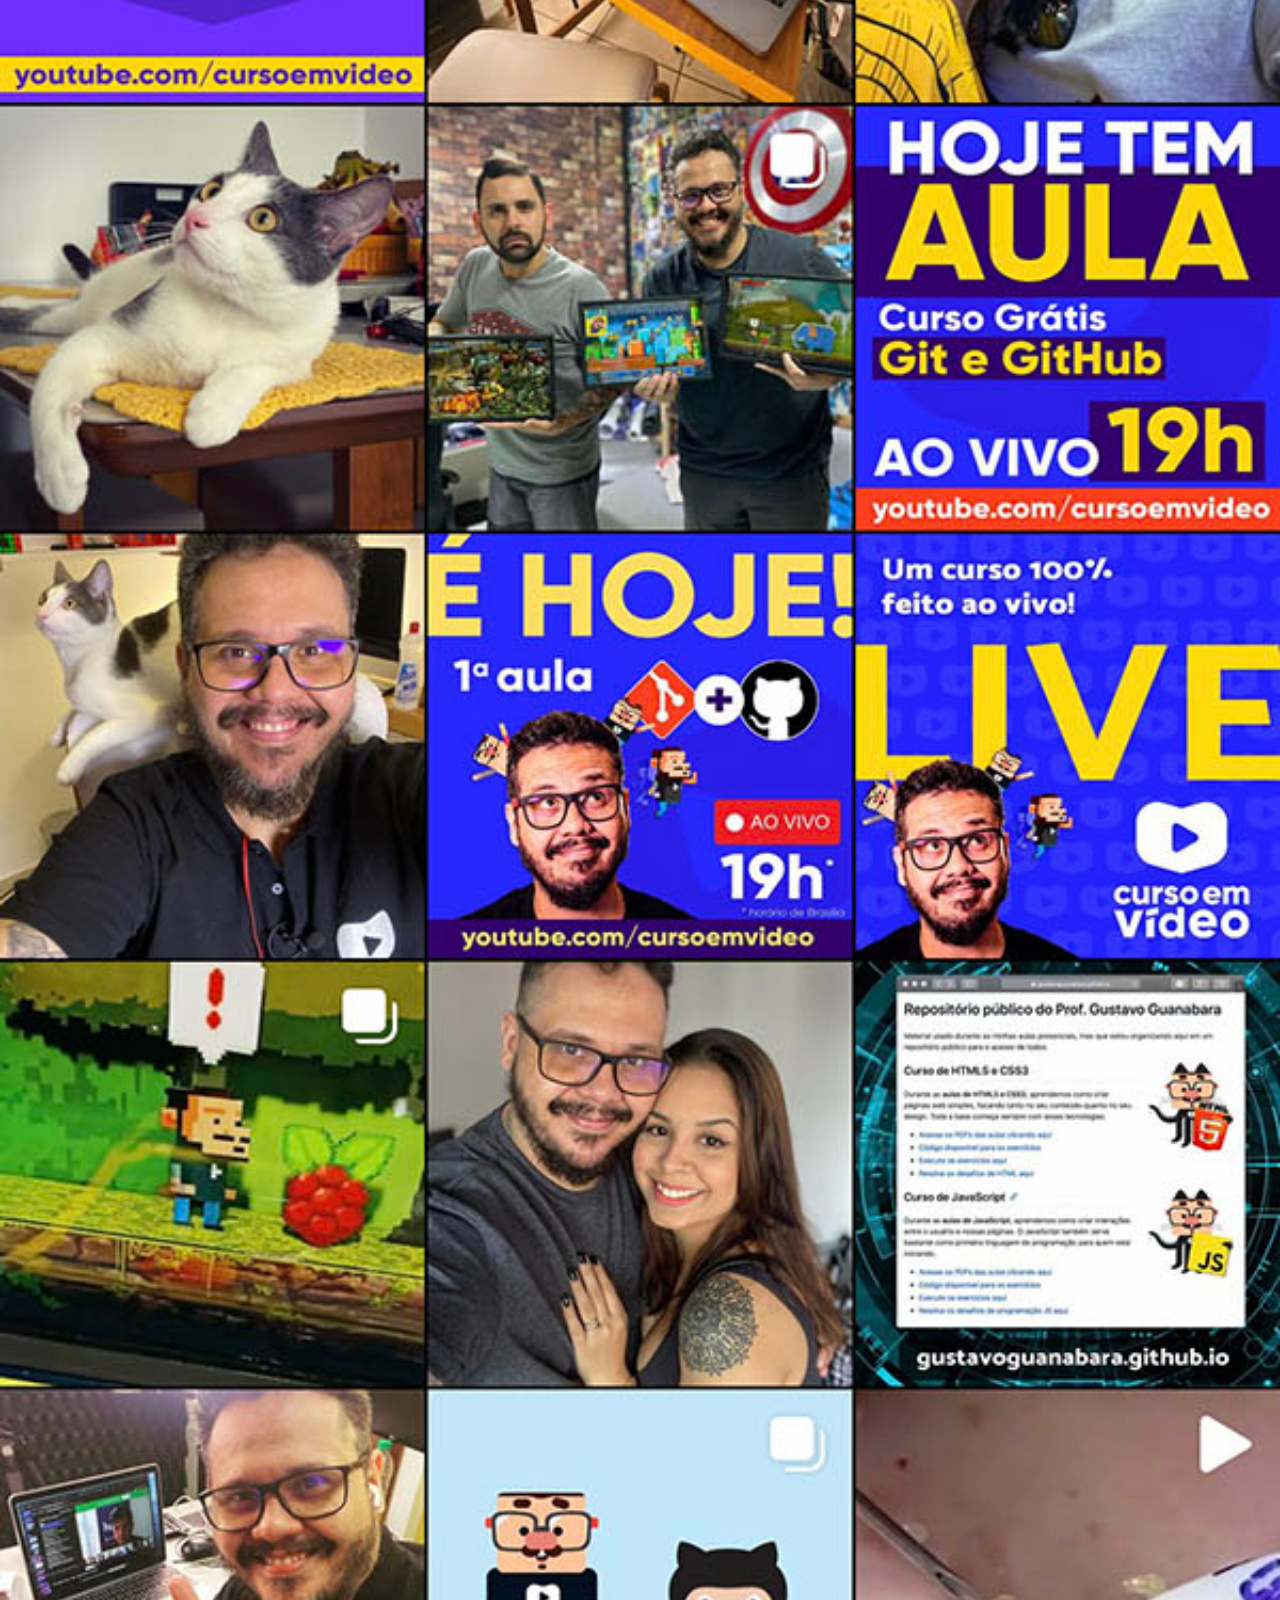
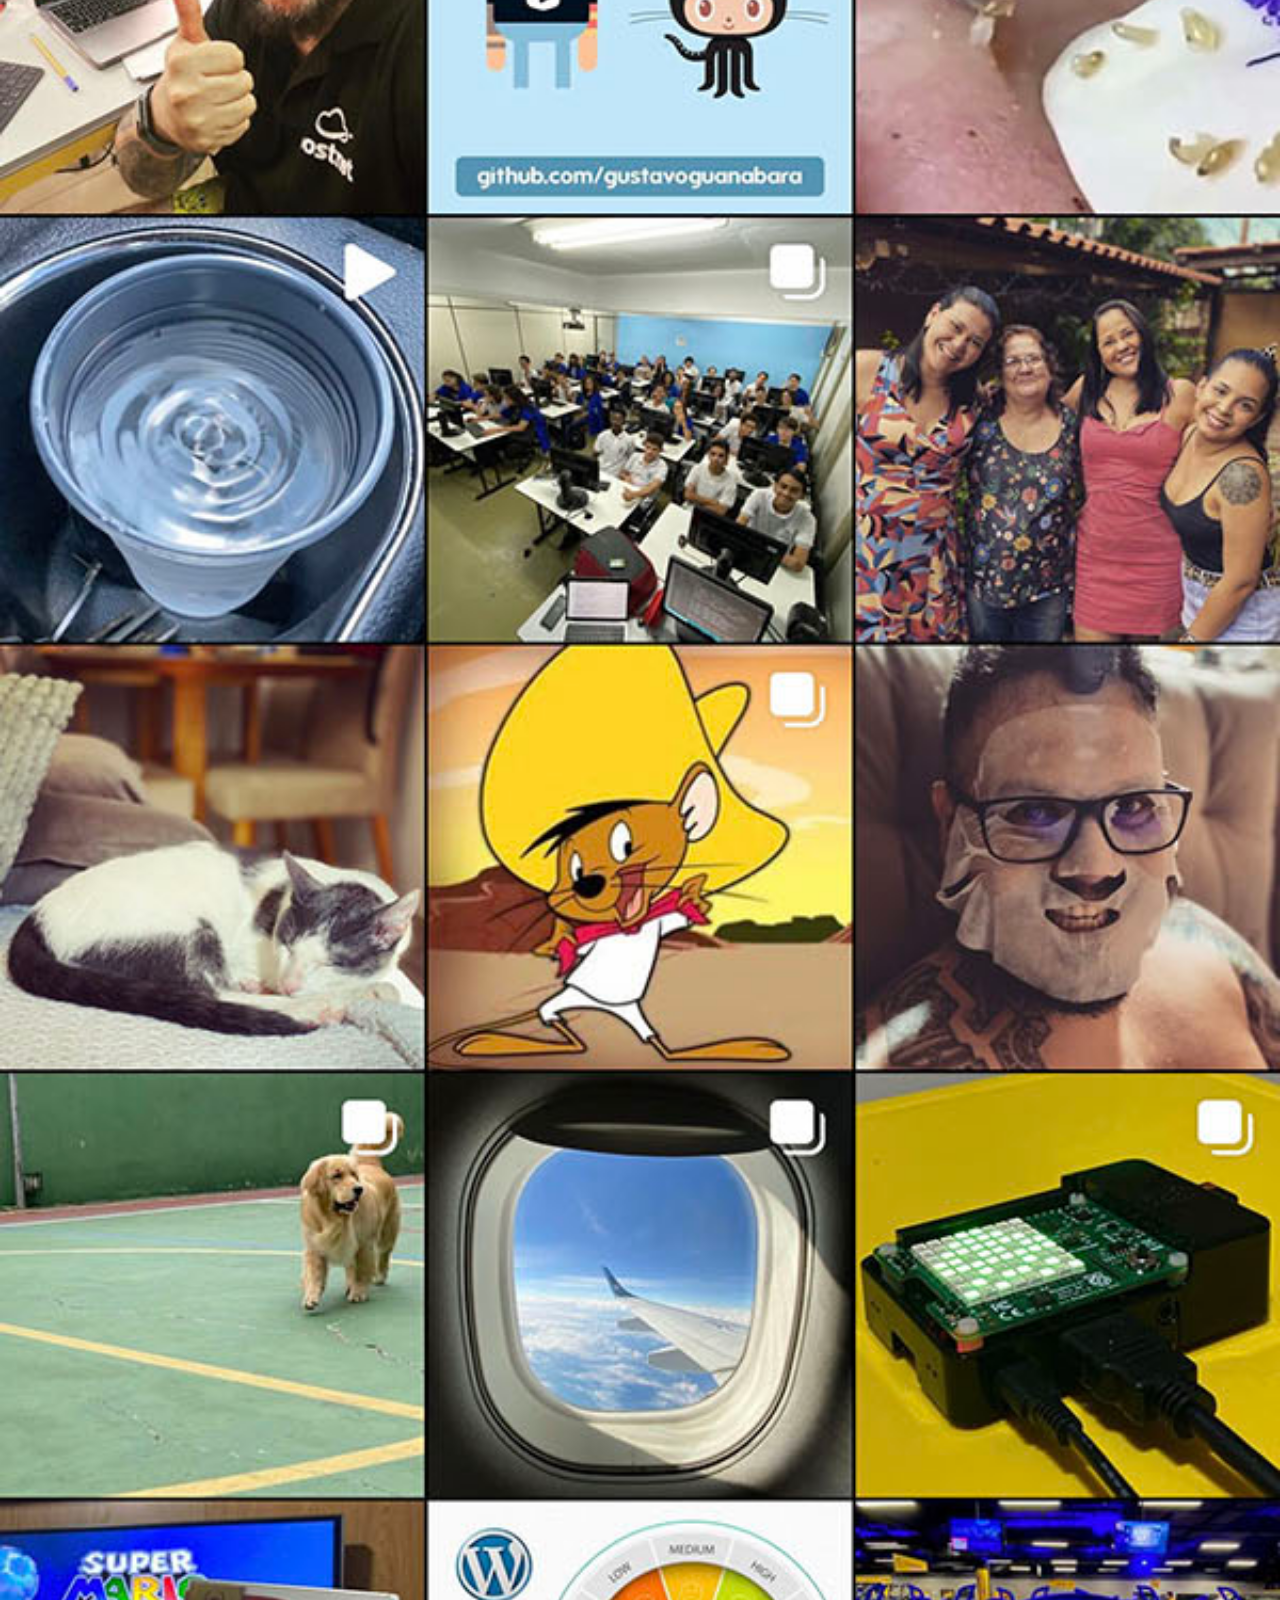
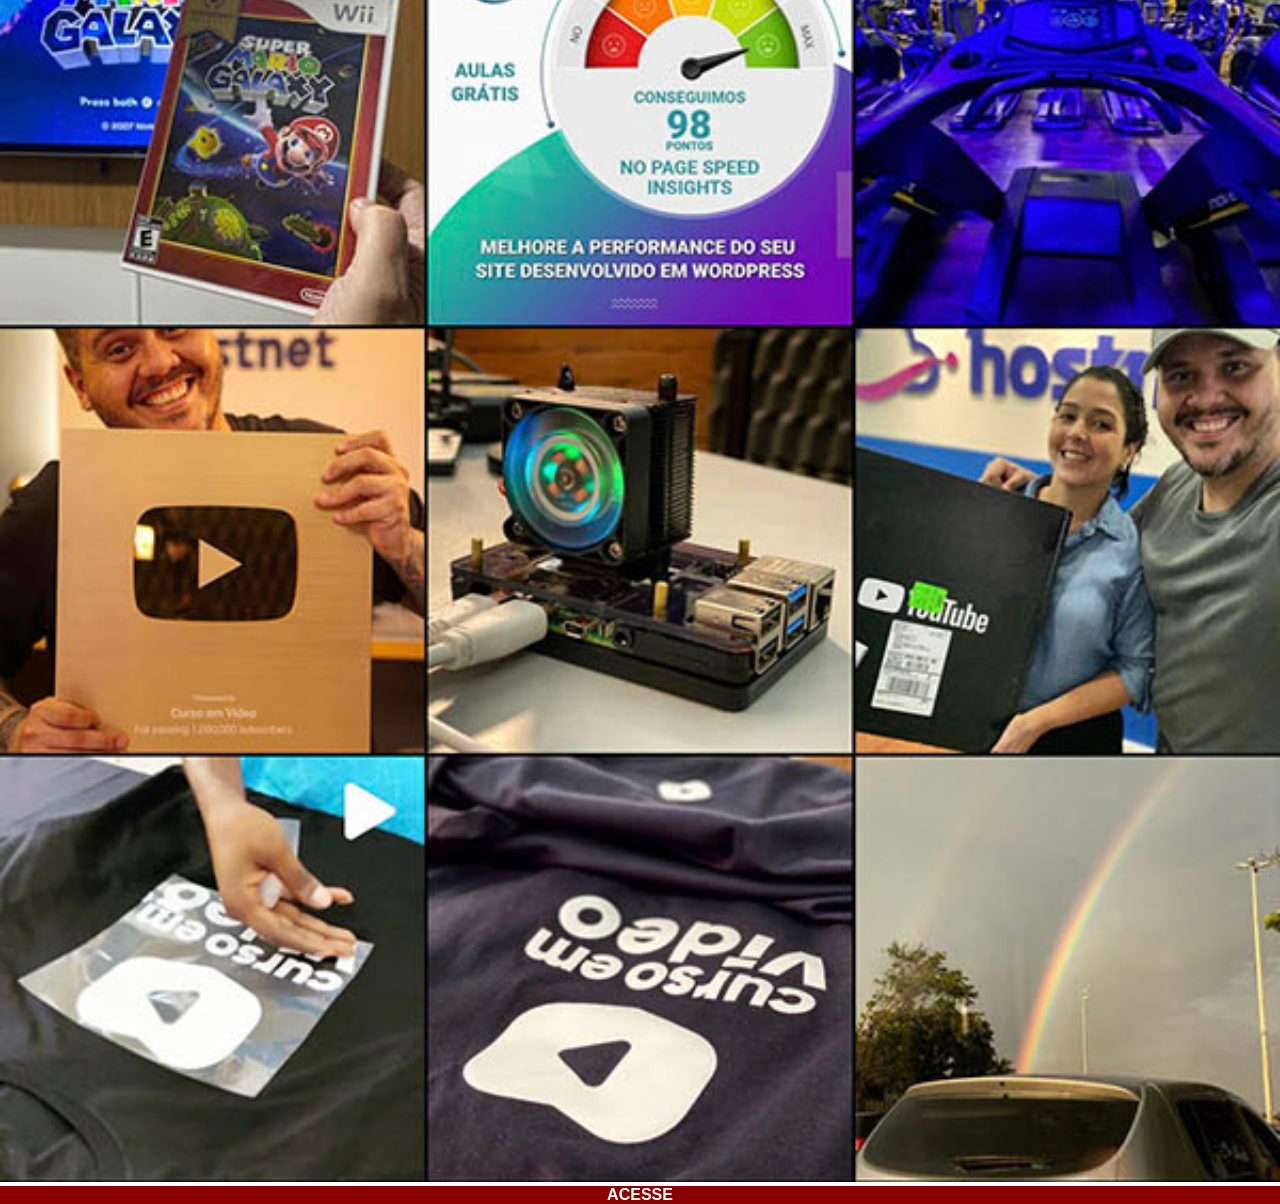
<file: instagram.html>
<!DOCTYPE html>
<html lang="en">
<head>
    <meta charset="pt-br">
    <meta name="viewport" content="width=device-width, initial-scale=1.0">
    <link rel="stylesheet" href="estilos/social.css">
    <title>Instagram</title>
</head>
<body>
    <img src="imagens/tela-instagram.jpg" alt="Instagram">
    <a href="https://www.instagram.com/" target="_blank">ACESSE</a>
</body>
</html>
</file>
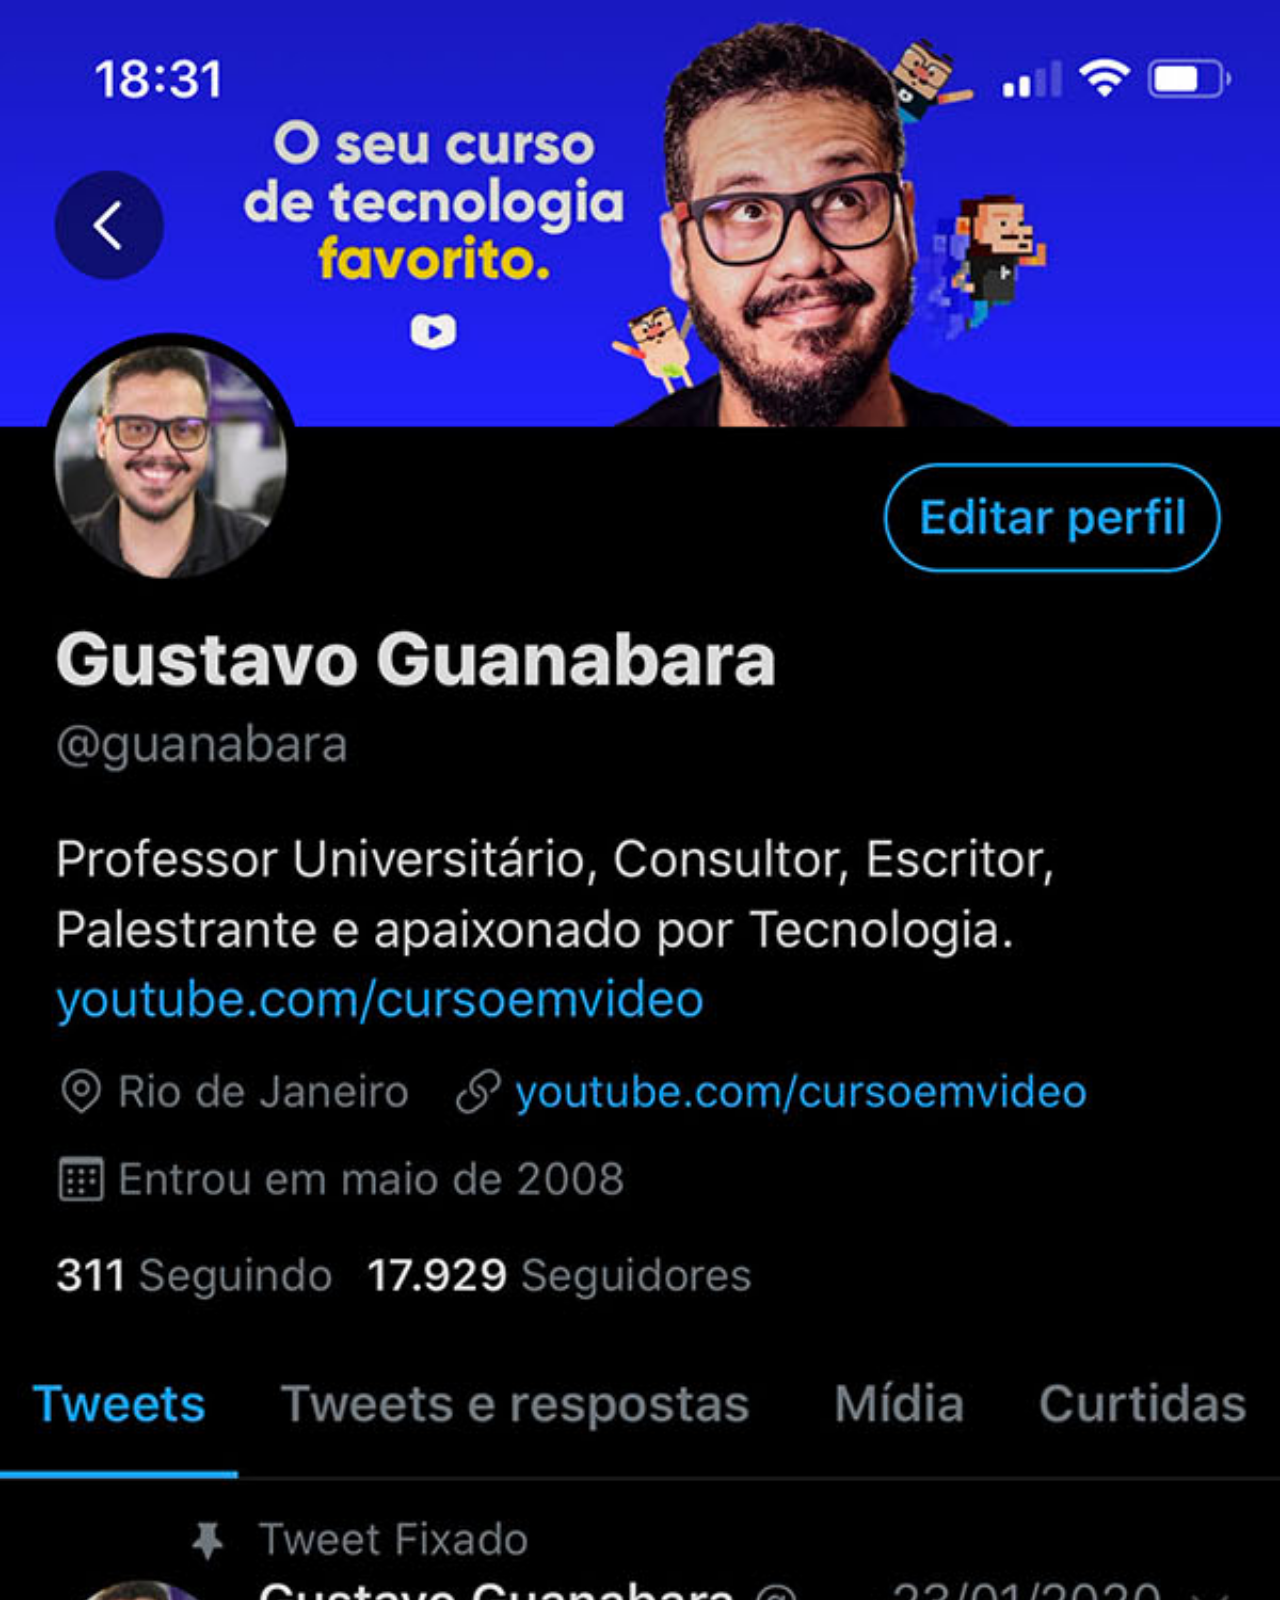
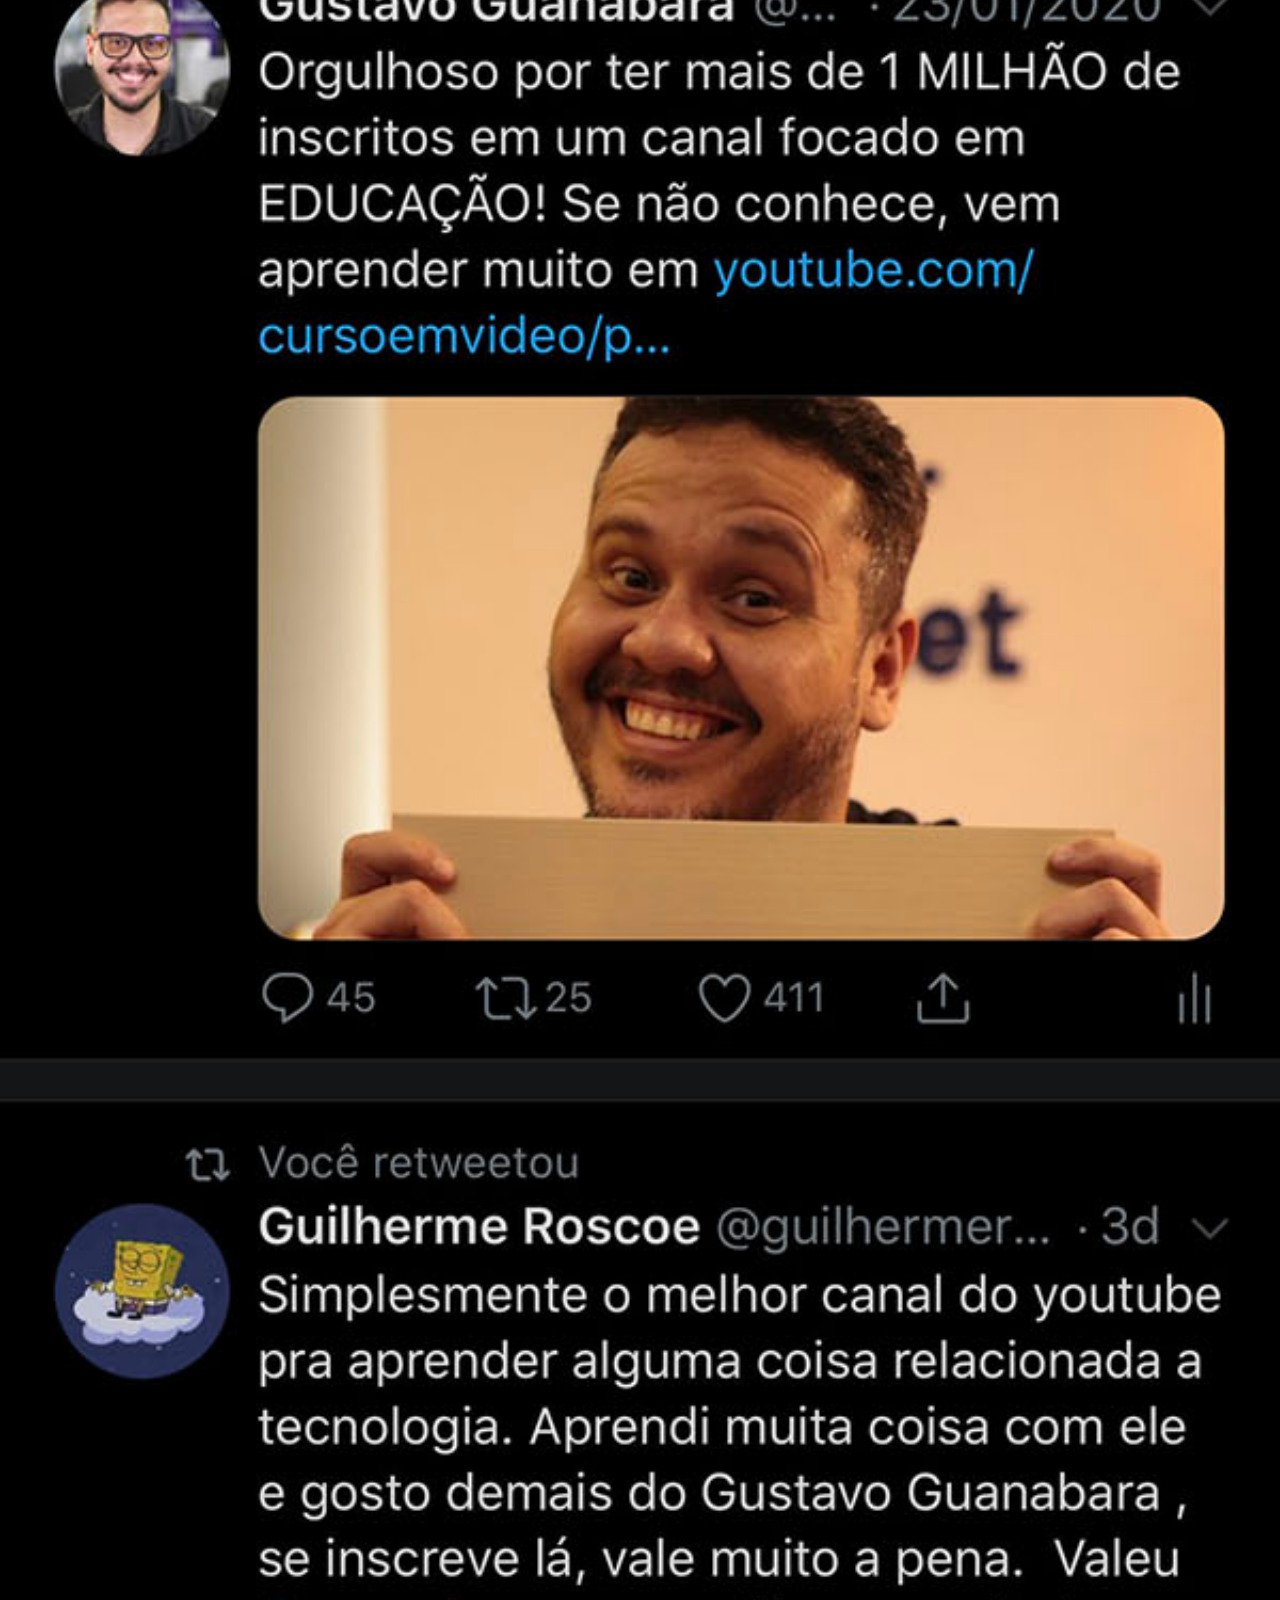
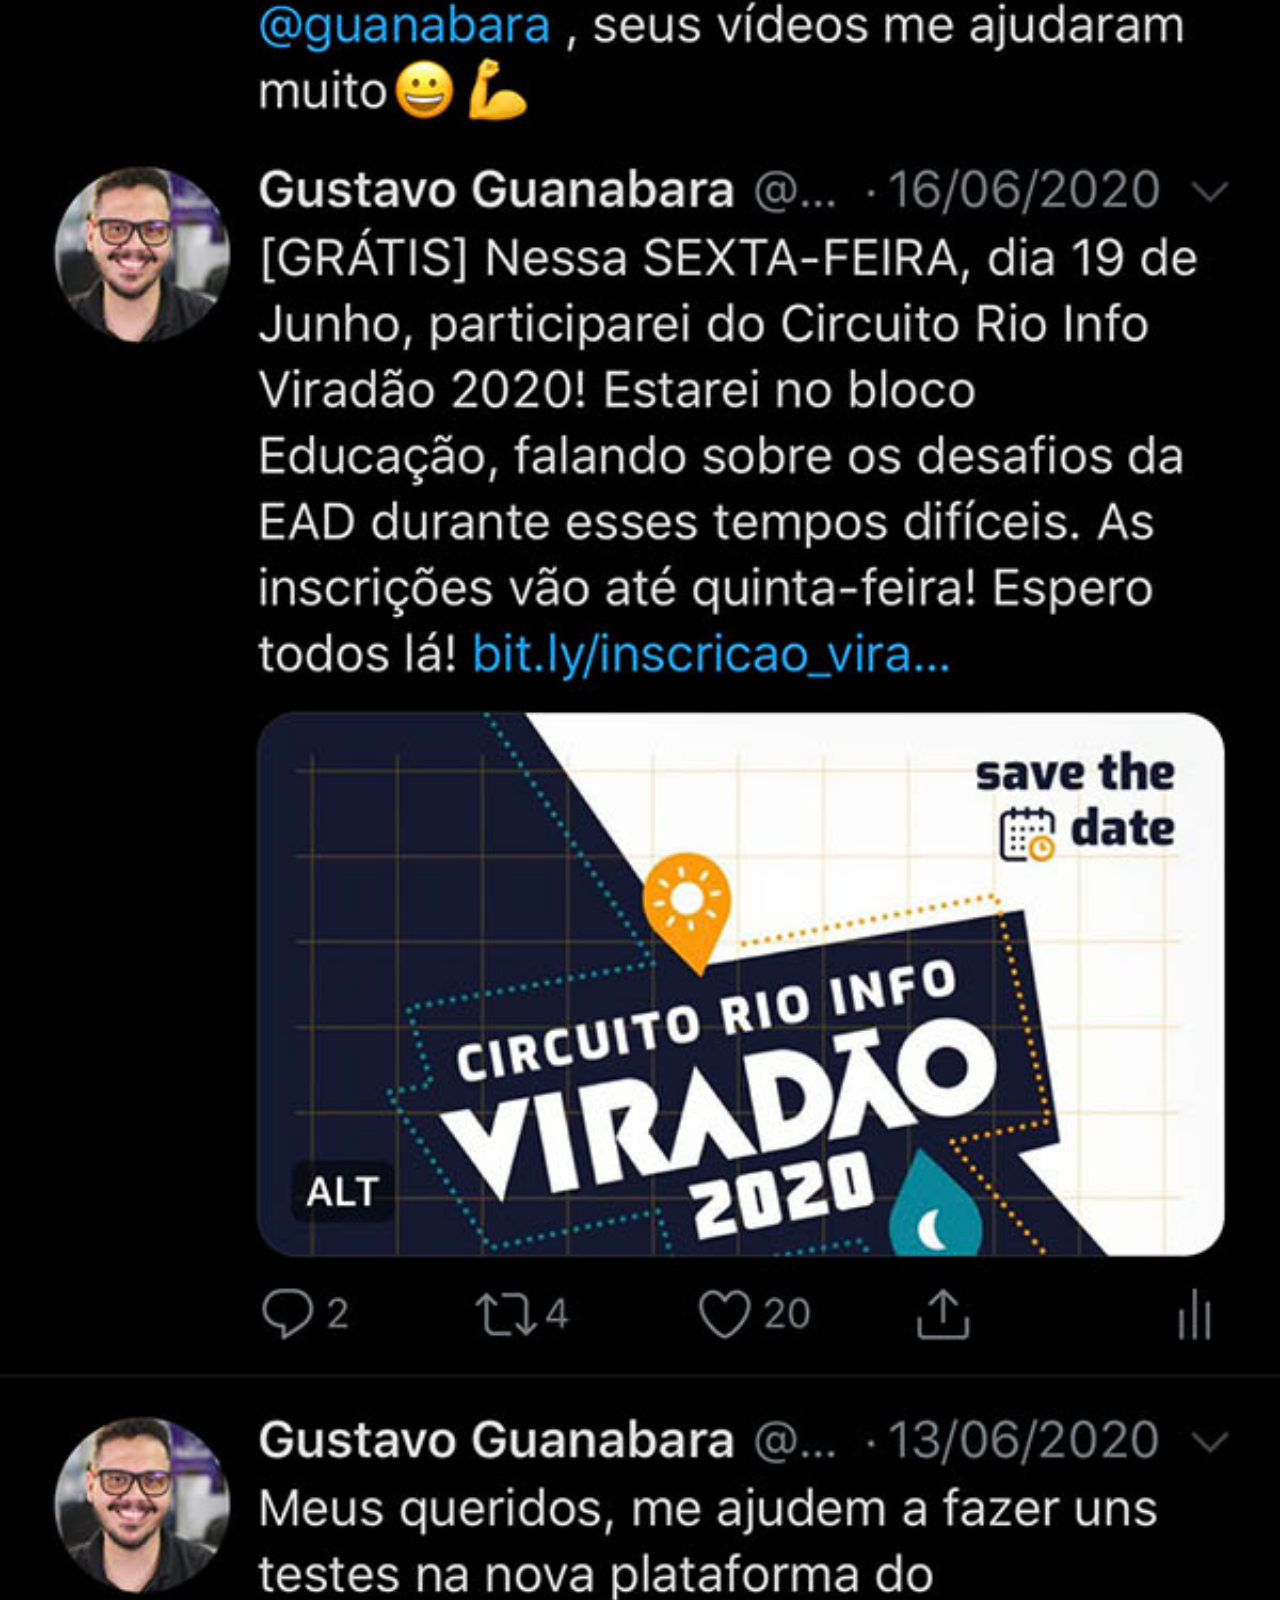
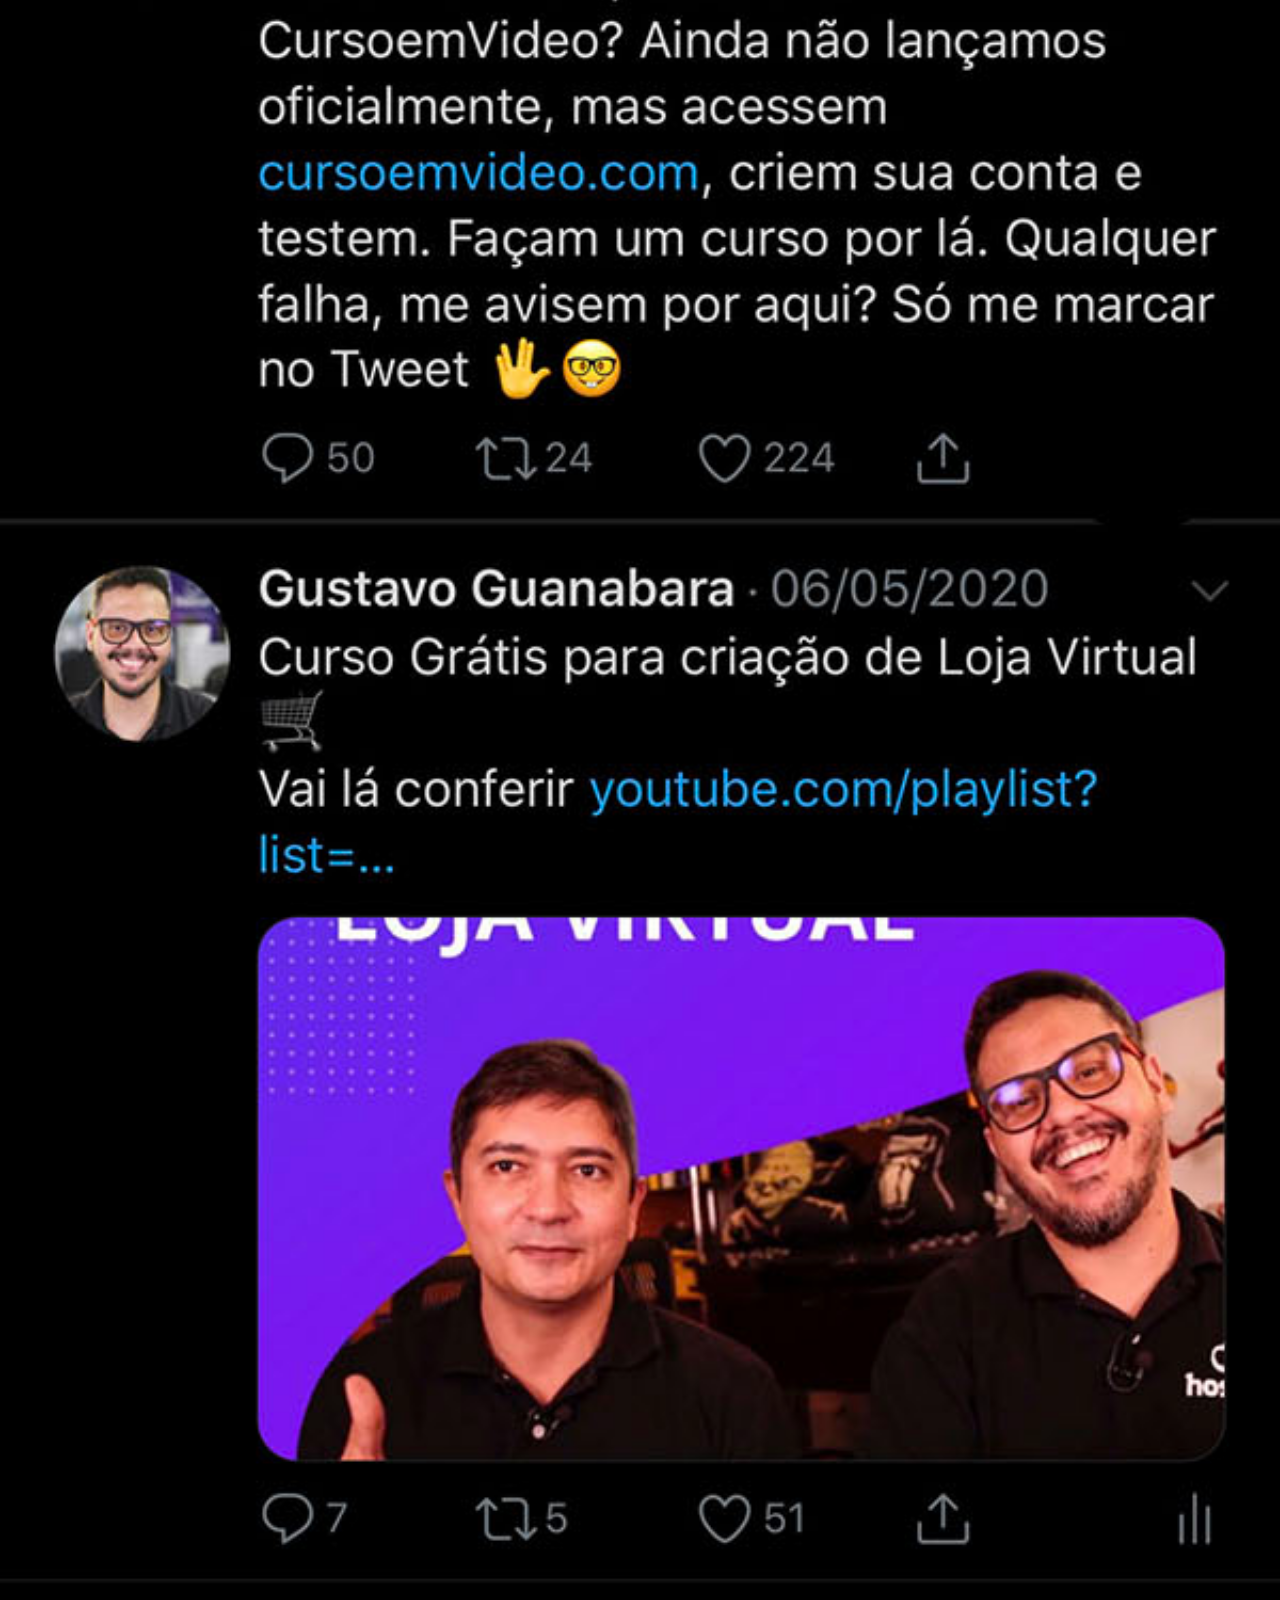
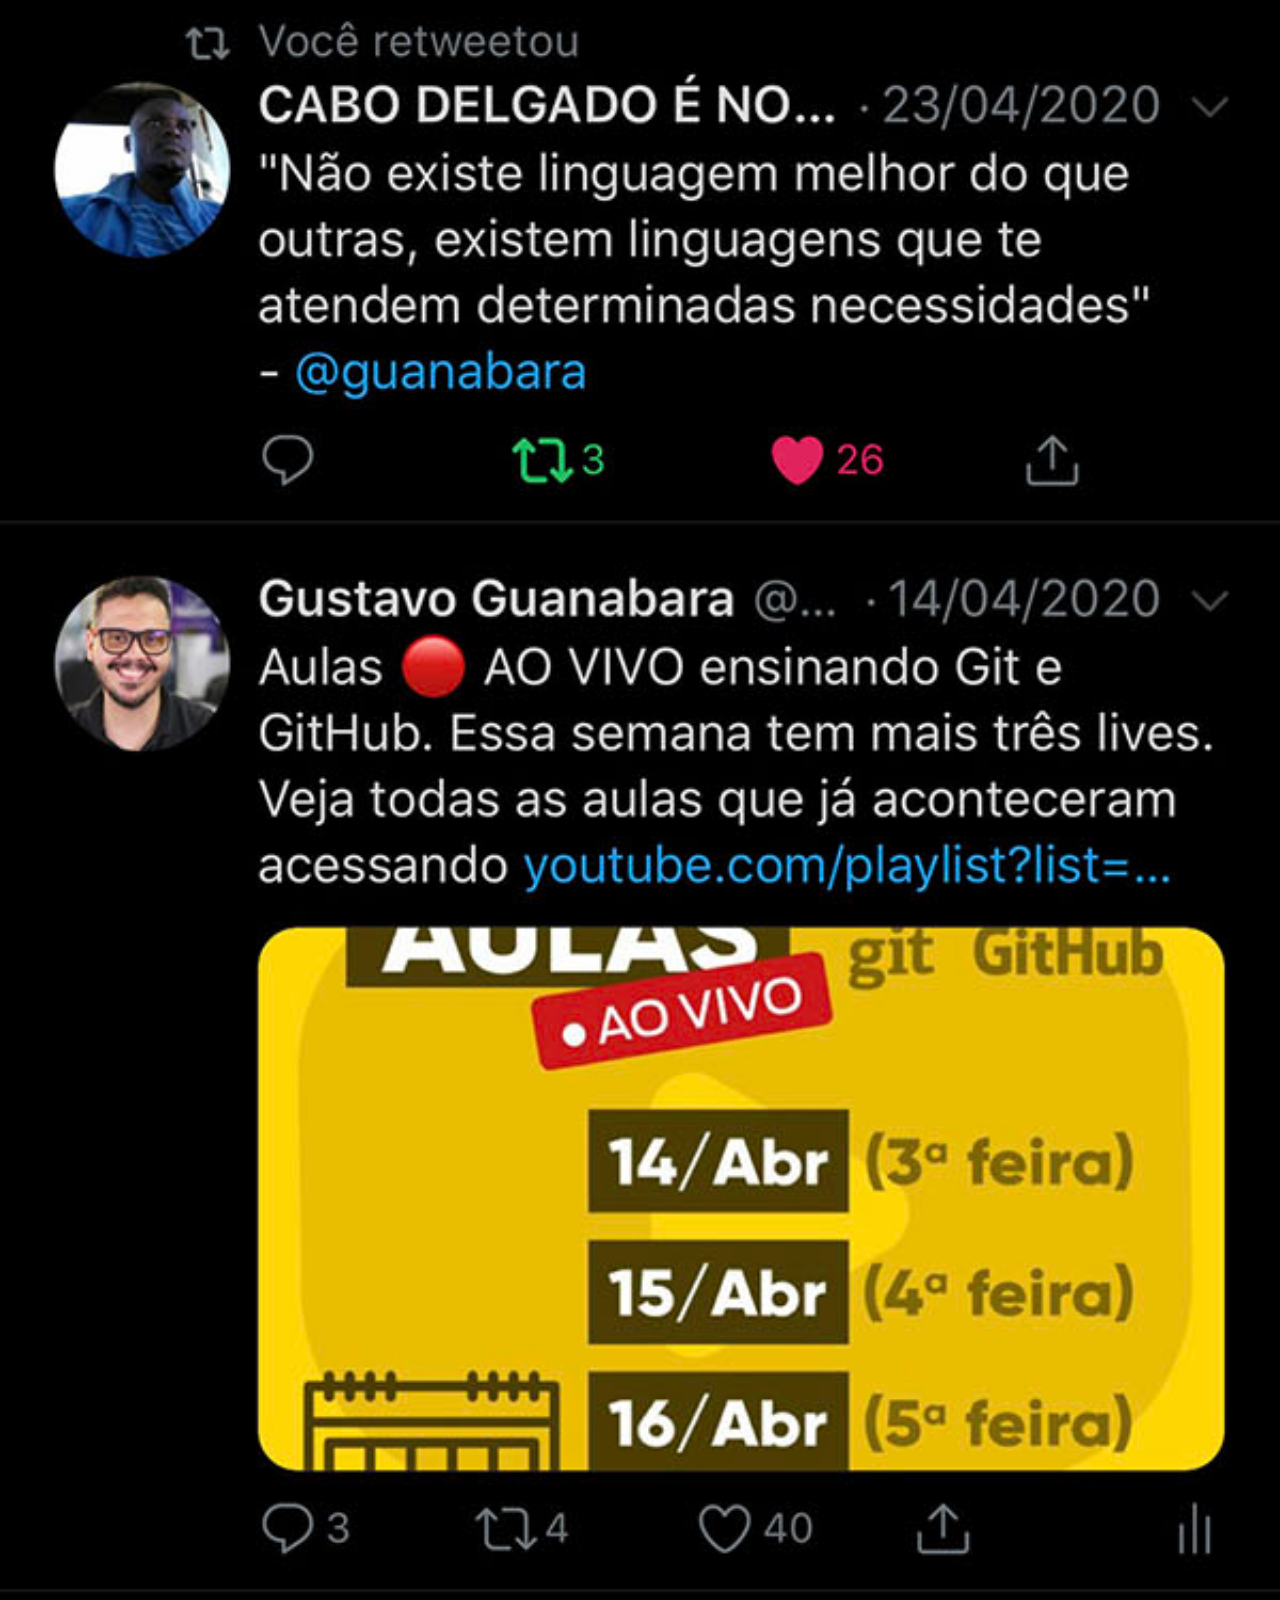
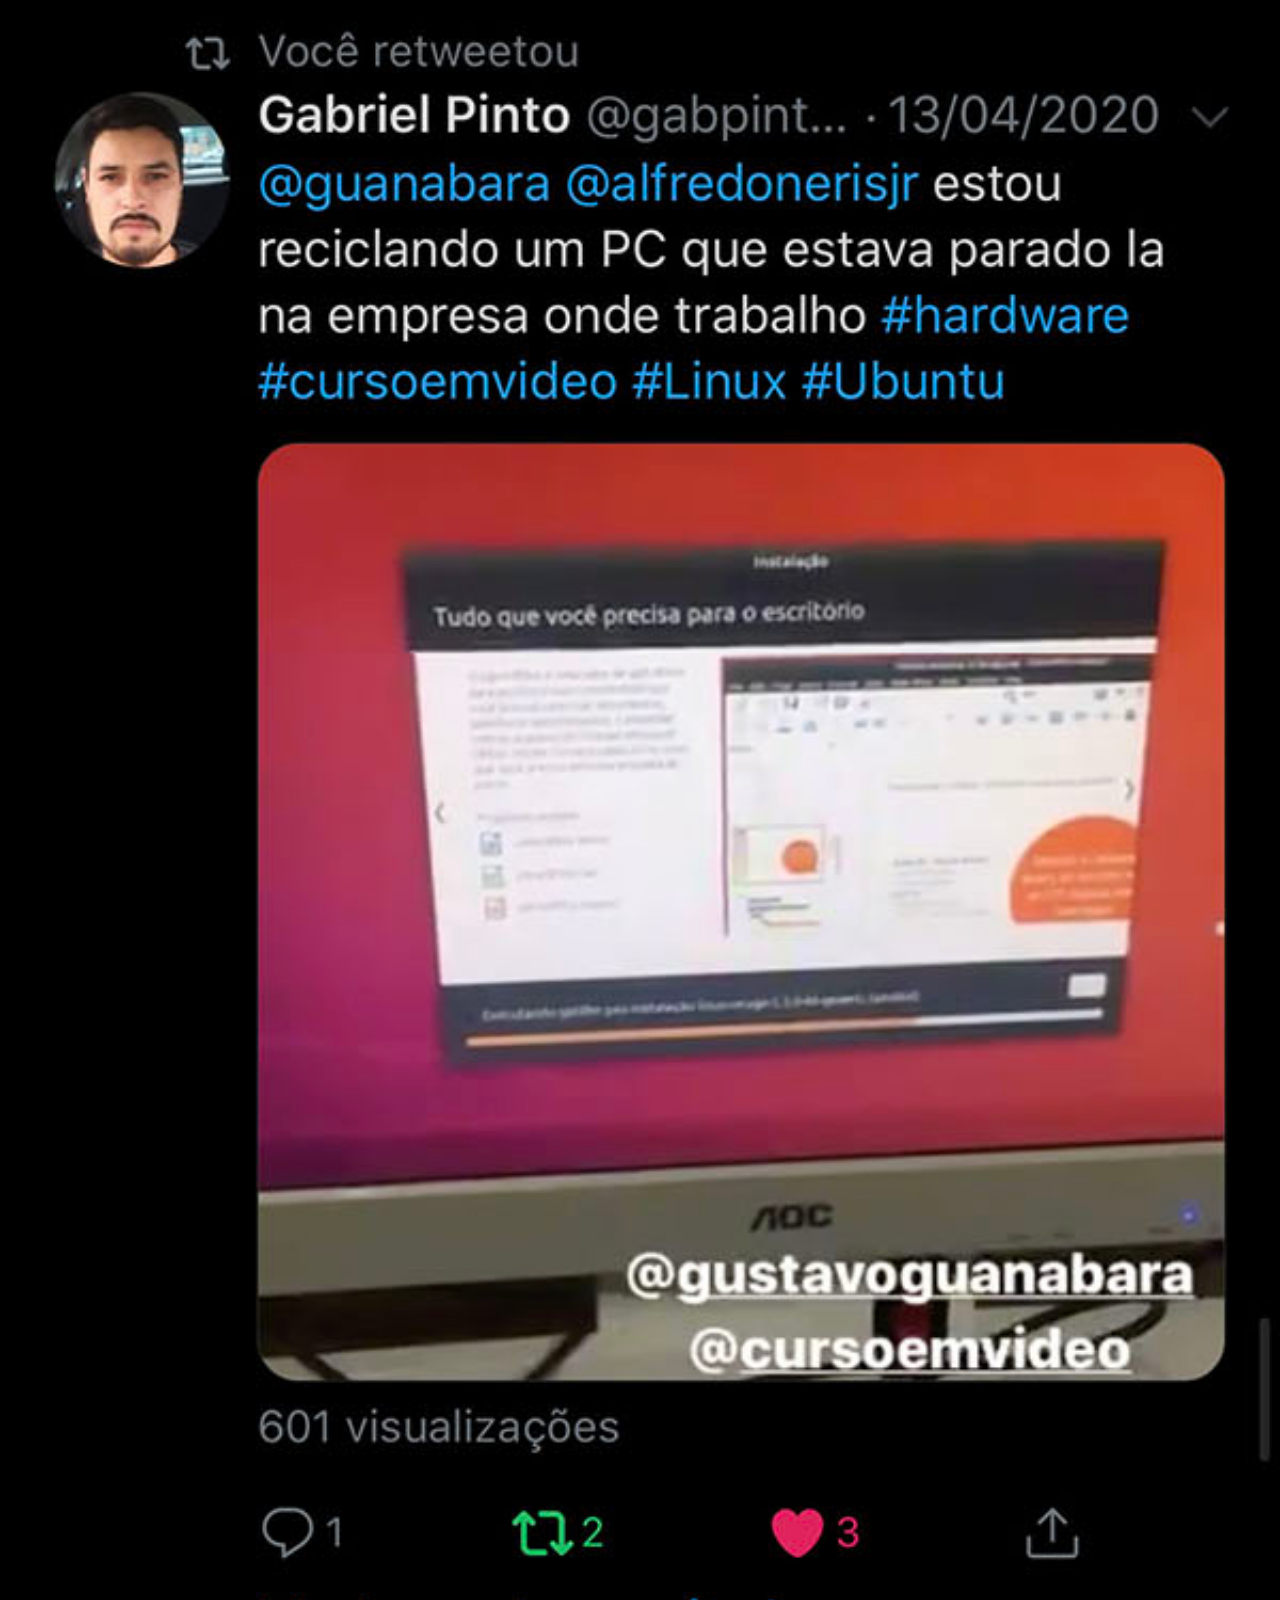
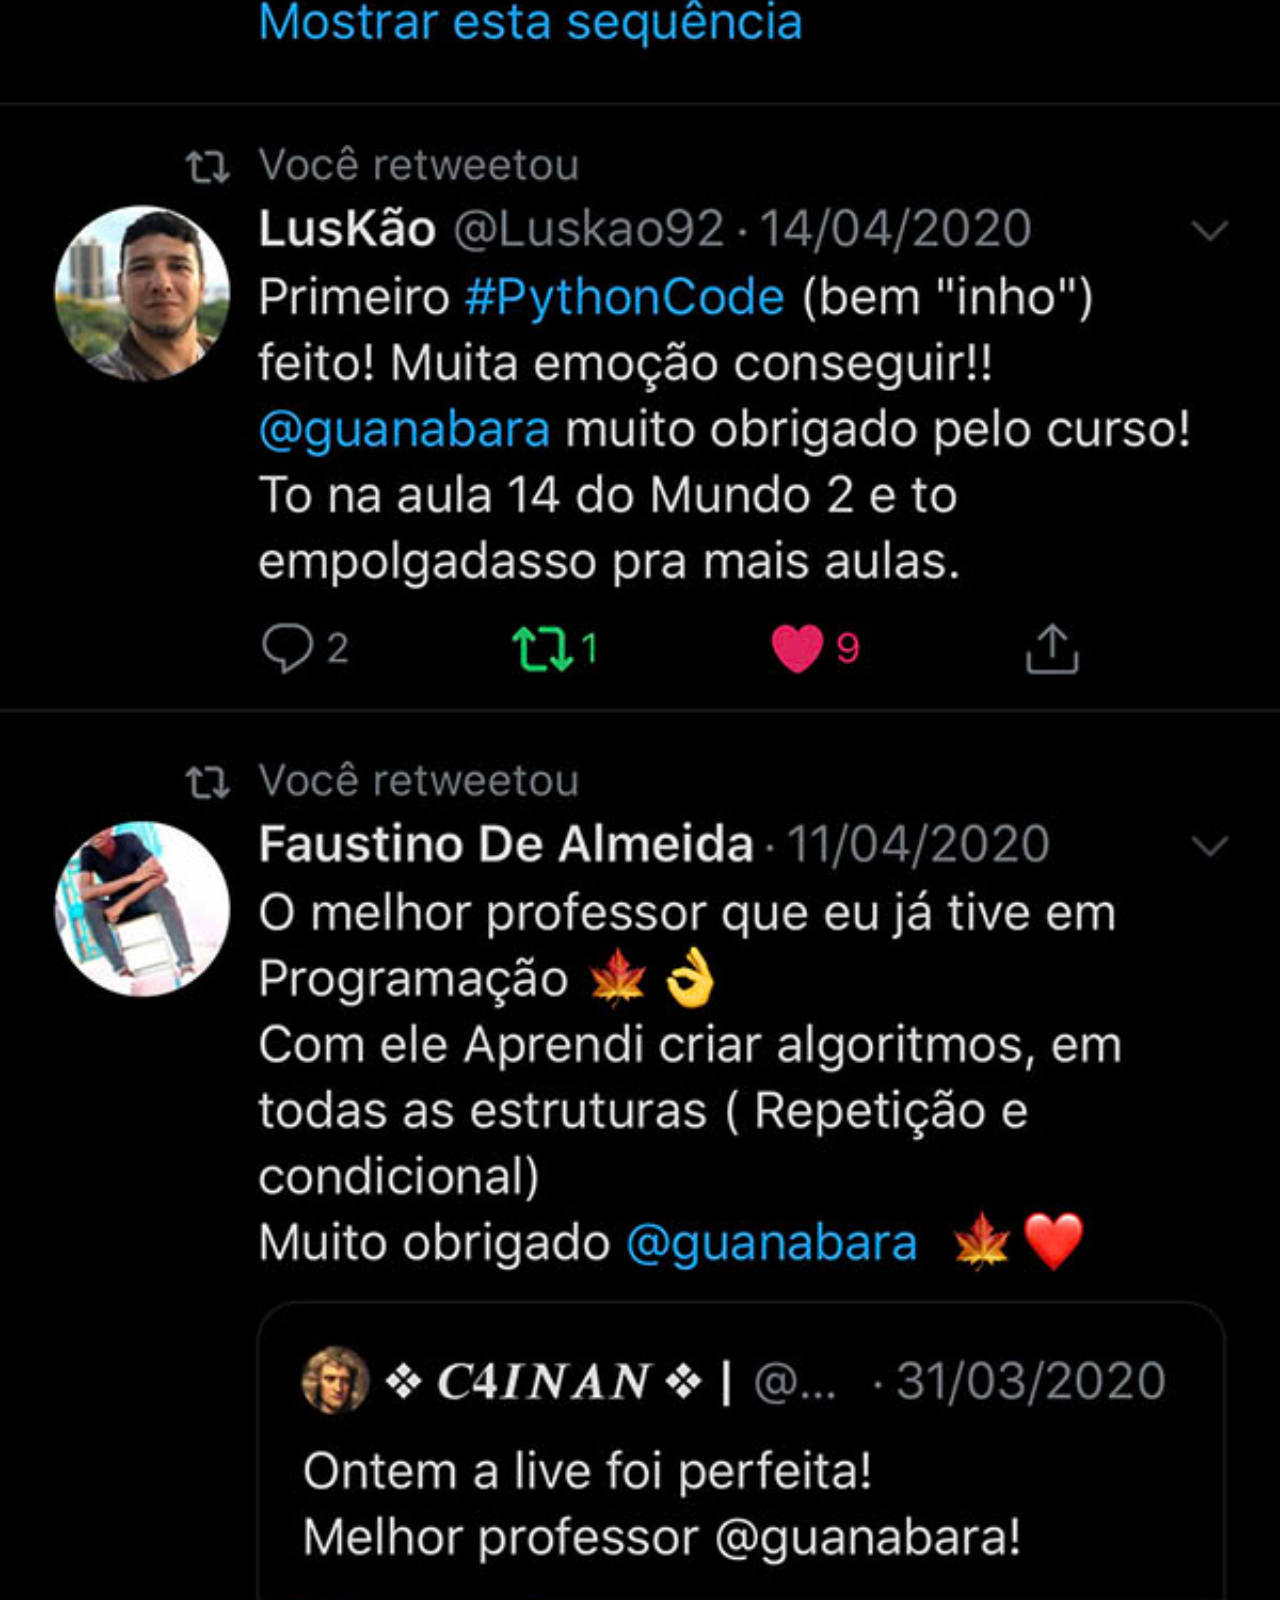
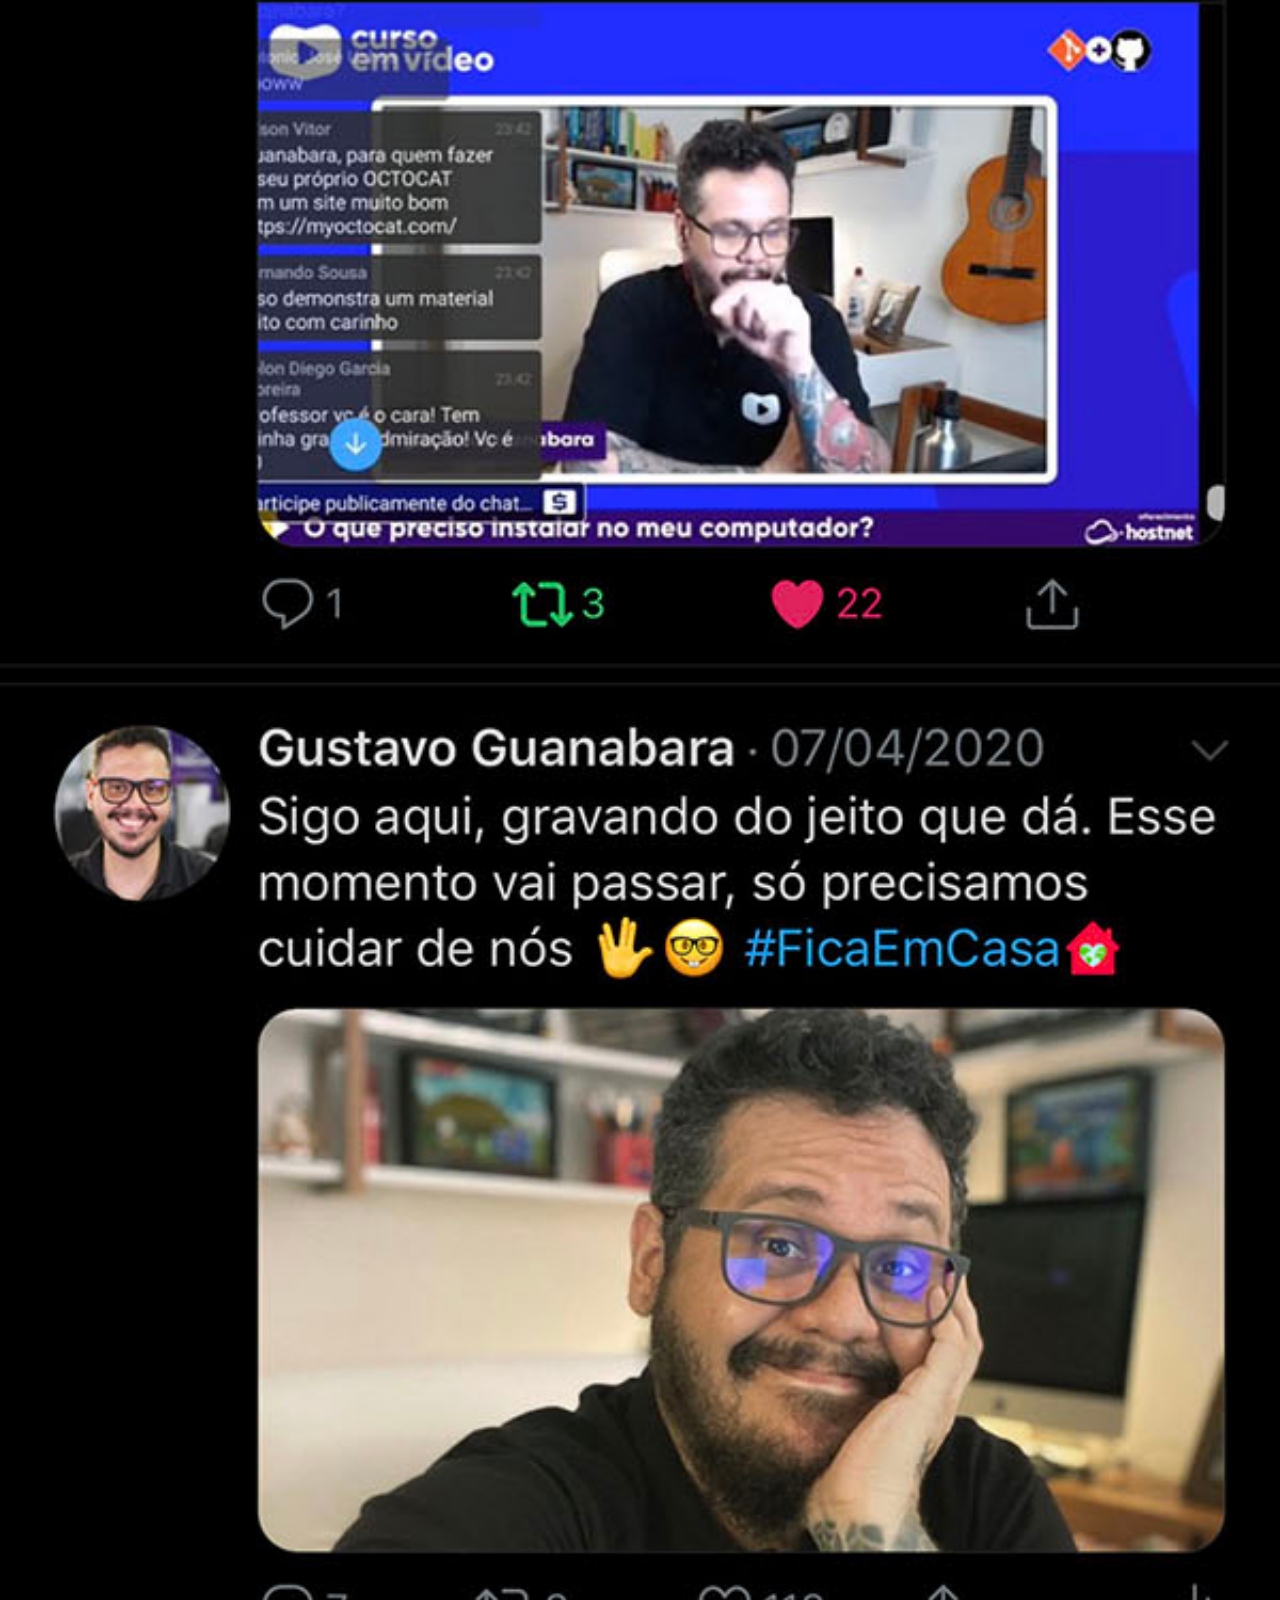
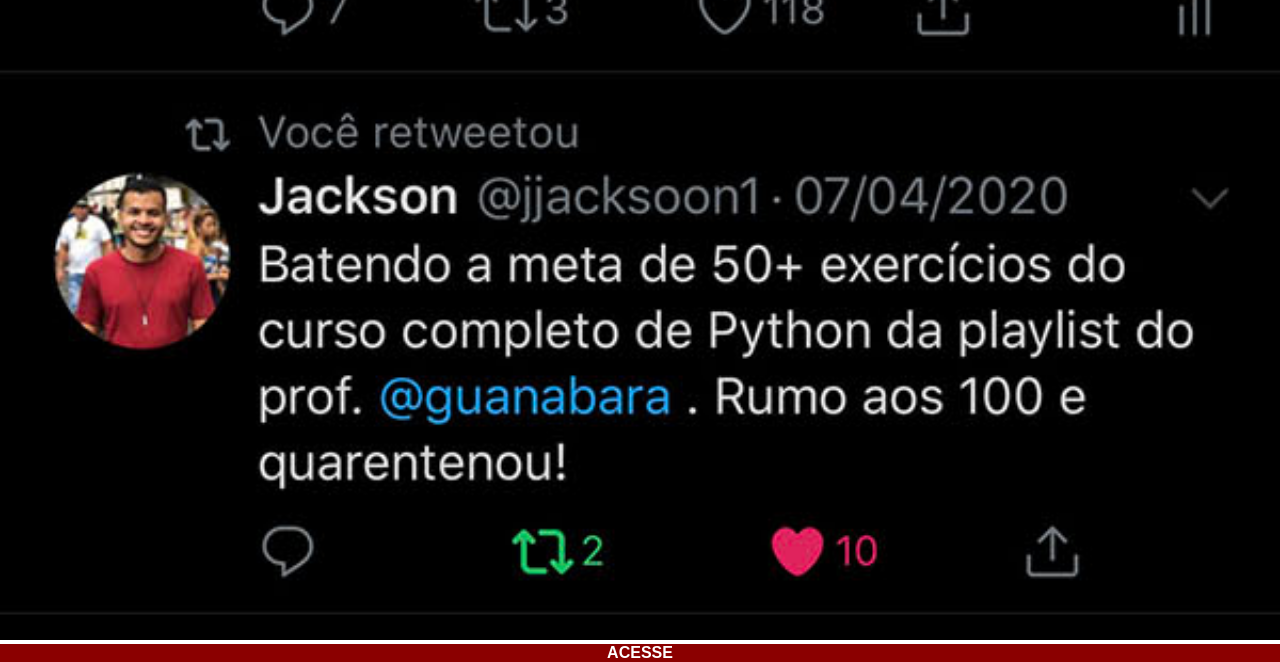
<file: twitter.html>
<!DOCTYPE html>
<html lang="en">
<head>
    <meta charset="pt-br">
    <meta name="viewport" content="width=device-width, initial-scale=1.0">
    <link rel="stylesheet" href="estilos/social.css">
    <title>Twitter</title>
</head>
<body>
    <img src="imagens/tela-twitter.jpg" alt="Twitter">
    <a href="https://x.com/" target="_blank">ACESSE</a>
</body>
</html>
</file>
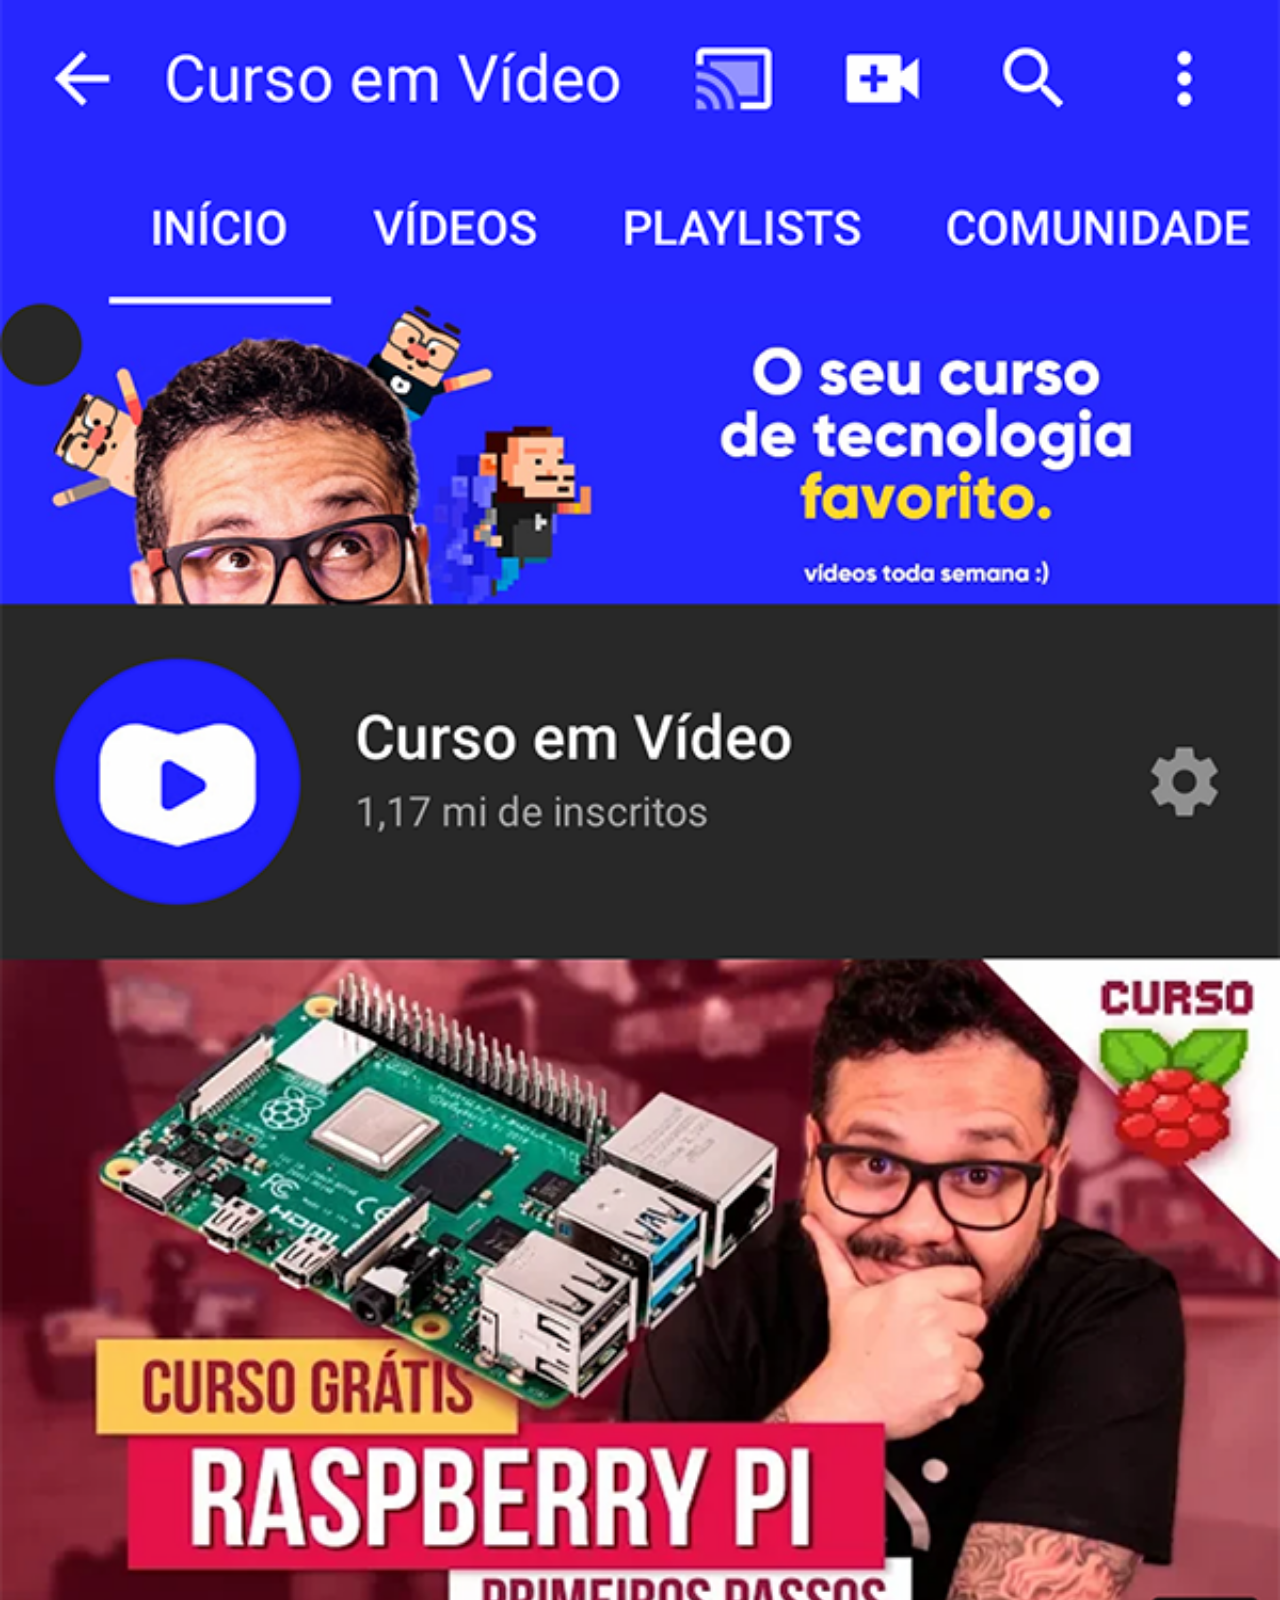
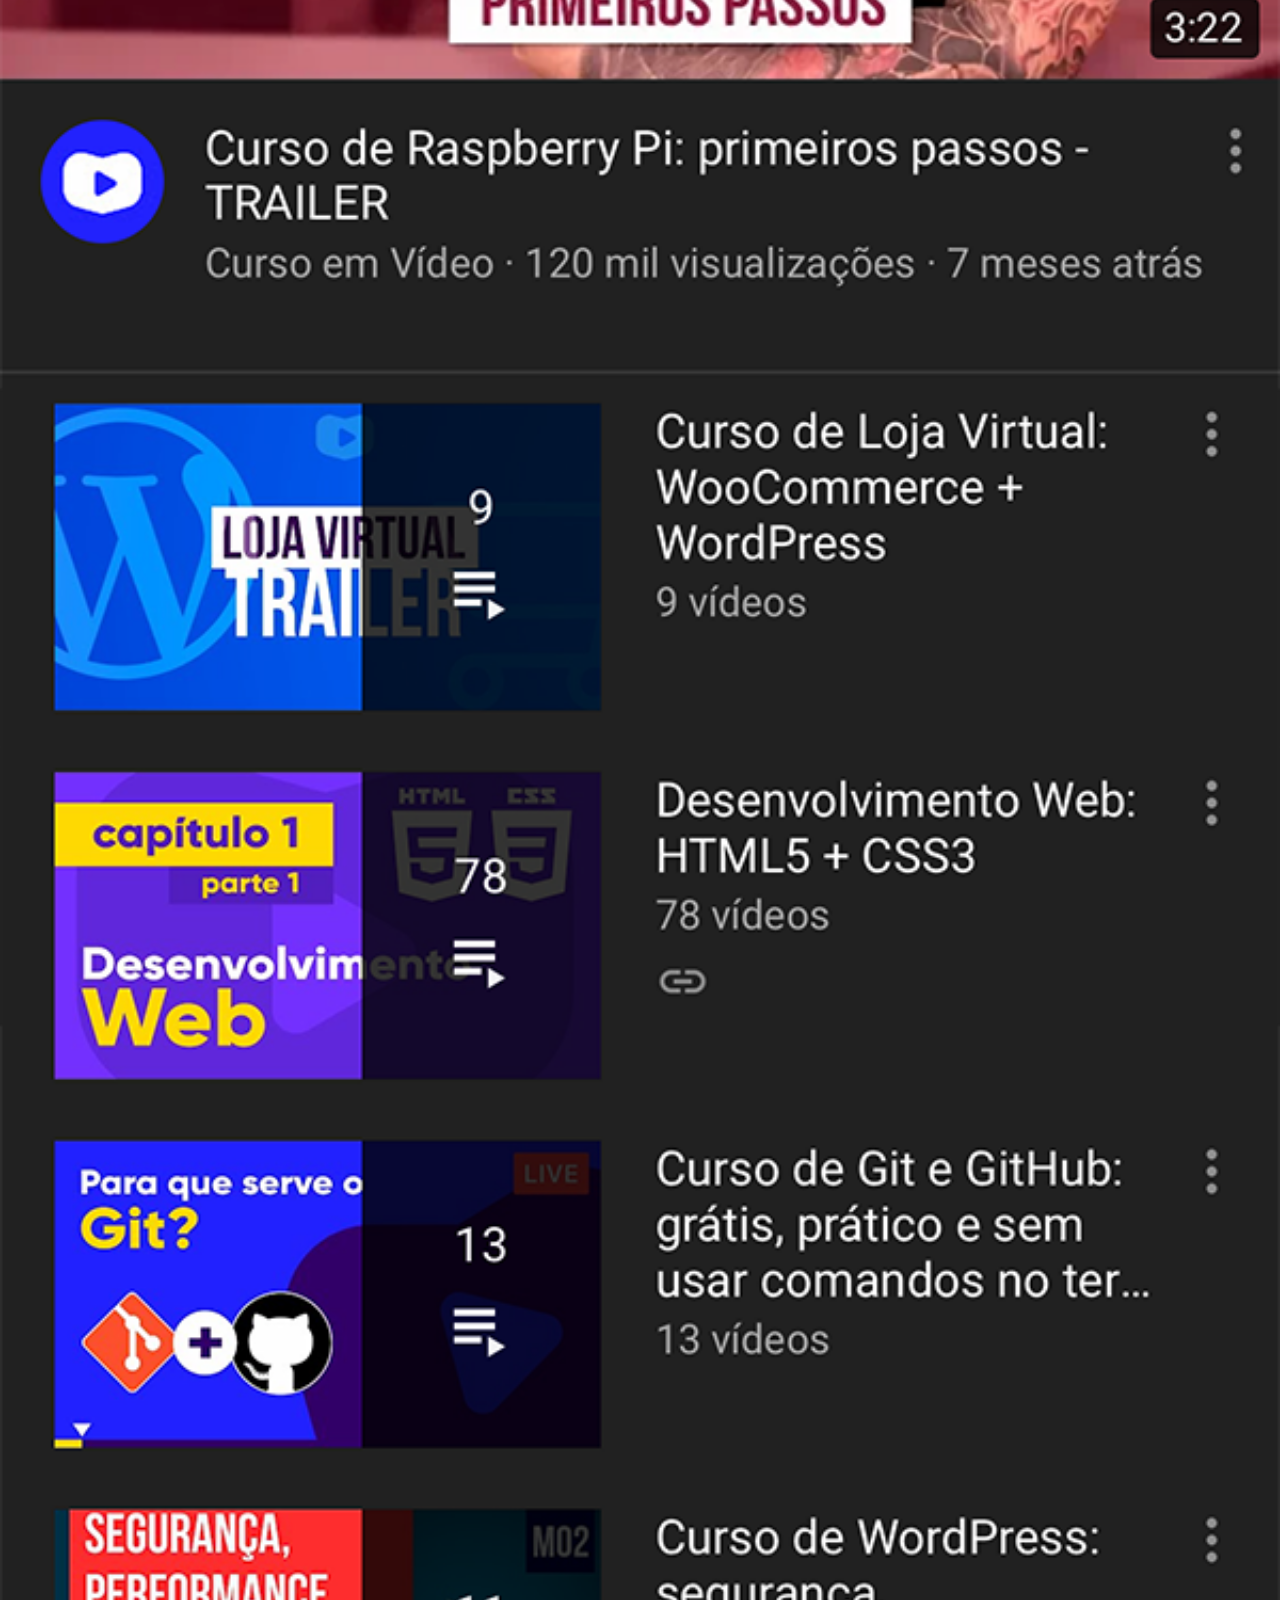
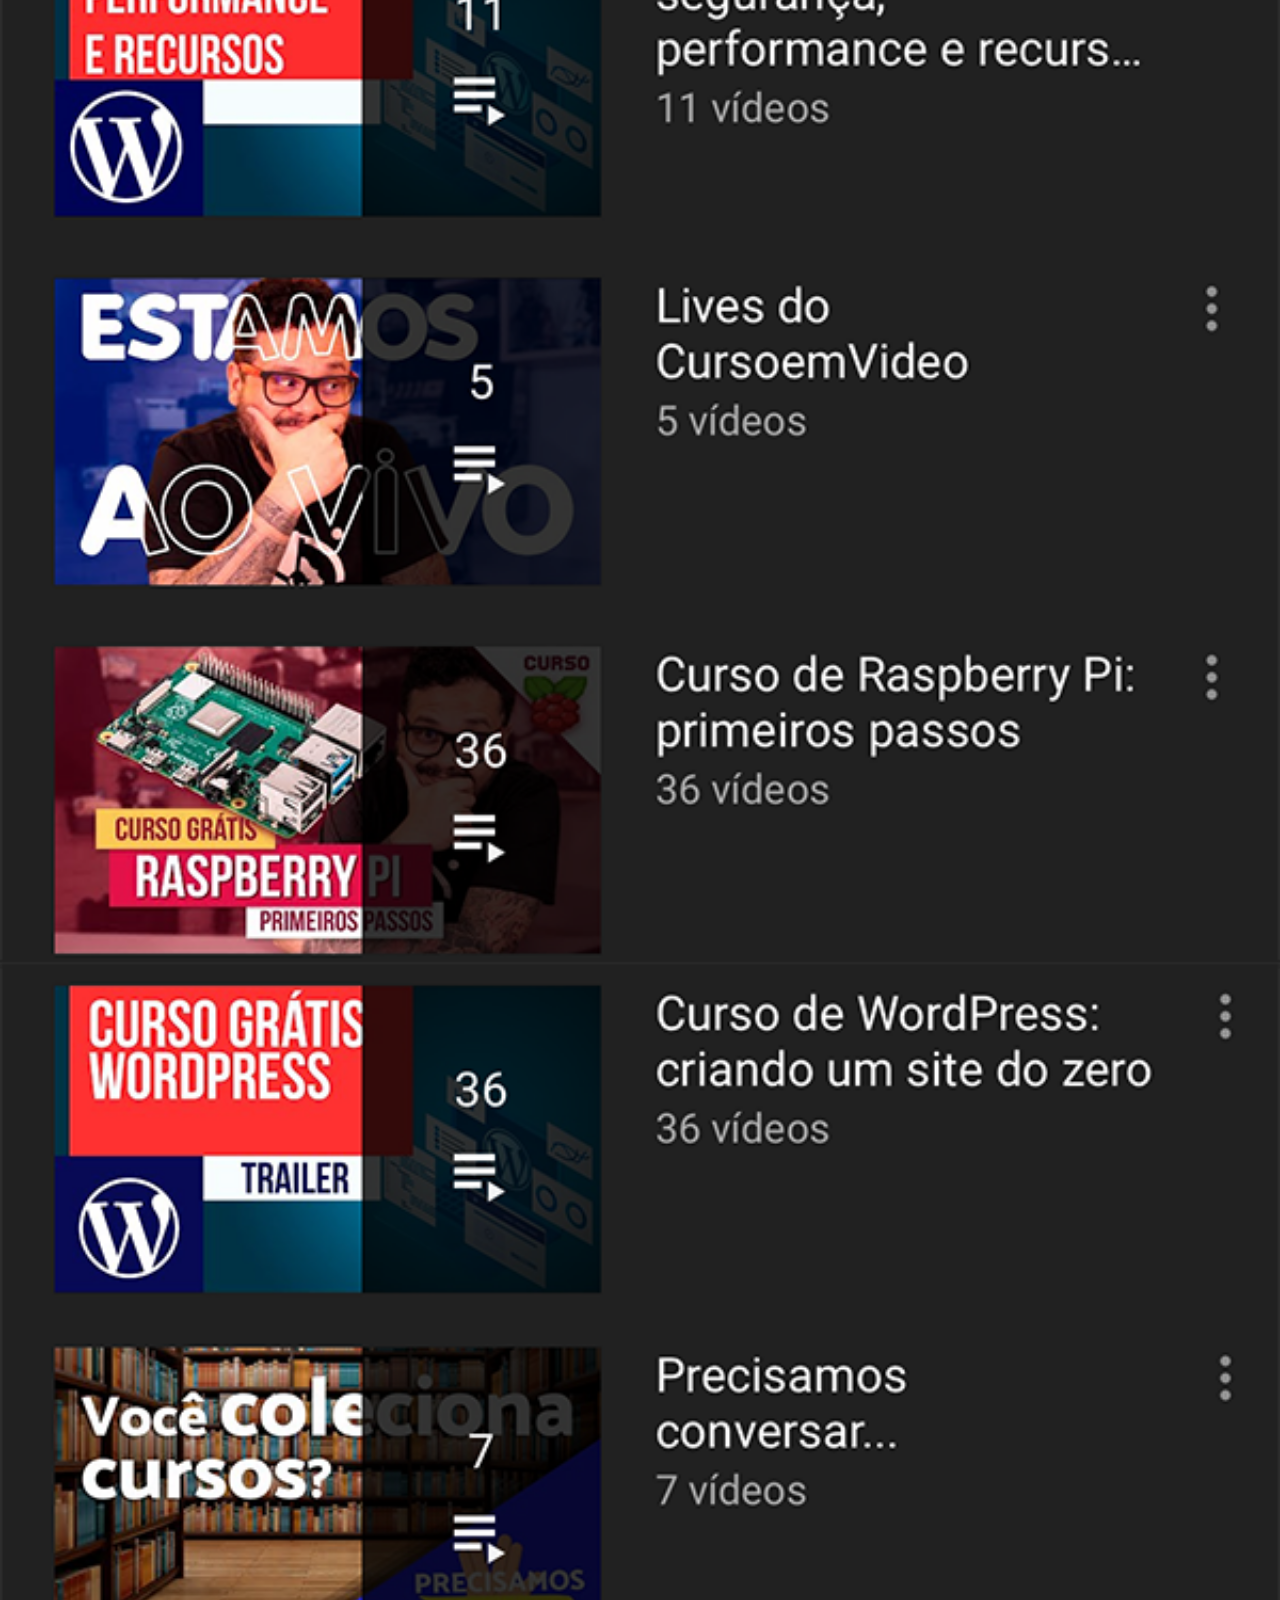
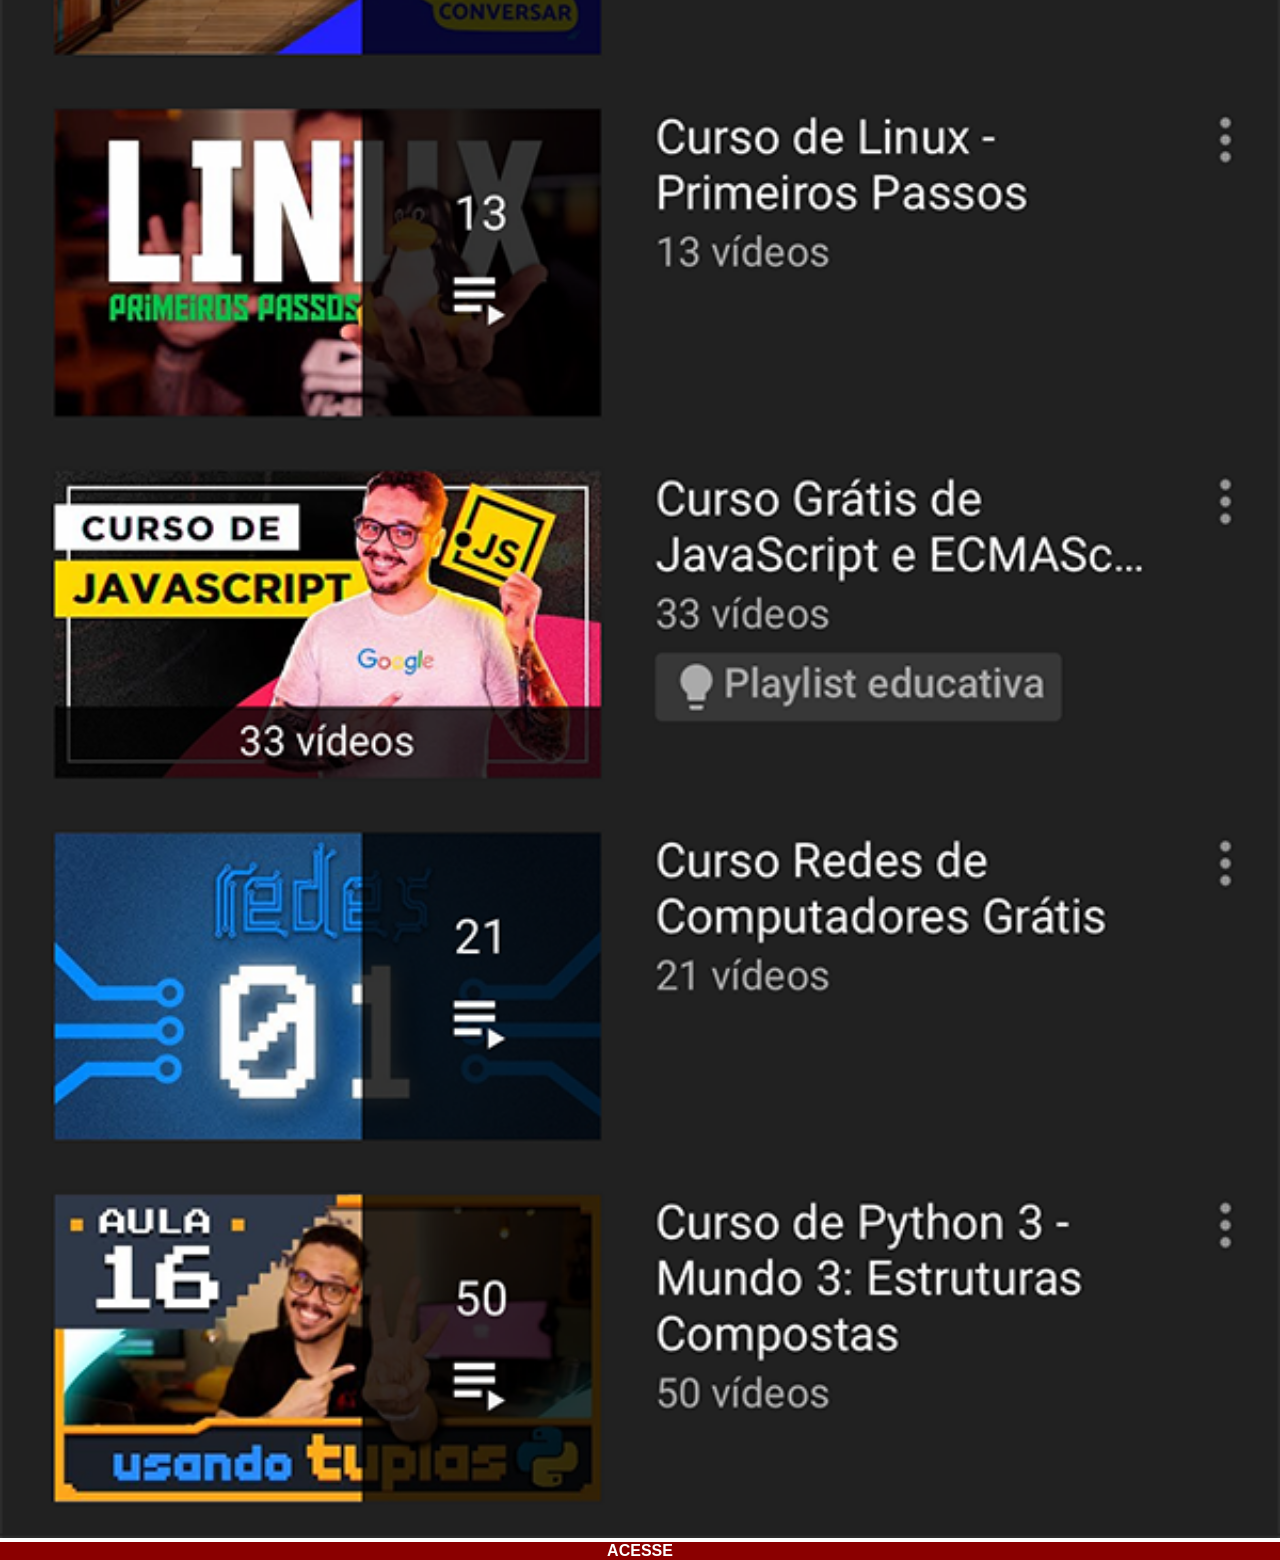
<file: youtube.html>
<!DOCTYPE html>
<html lang="en">
<head>
    <meta charset="pt-br">
    <meta name="viewport" content="width=device-width, initial-scale=1.0">
    <link rel="stylesheet" href="estilos/social.css">
    <title>Youtube</title>
</head>
<body>
    <img src="imagens/tela-youtube.png" alt="Youtube">
    <a href="https://www.youtube.com/" target="_blank">ACESSE</a>
</body>
</html>
</file>
<file: estilos/style.css>
@charset "UTF-8";

* {
    margin: 0px;
    padding: 0px;
    font-family: Arial, Helvetica, sans-serif;
}

html, body {
    height: 100vh;
    width: 100vw;
}

body {
    background: url('../imagens/fundo-madeira.jpg') no-repeat top center fixed;

    background-size: cover;
}

main {
    height: 100vh;
    position: relative;
}

section#telefone {
    position: absolute;
    top: 50%;
    left: 50%;
    transform: translate(-50%, -50%);

    height: 627px;
    width: 311px;

    background: url('../imagens/frame-iphone.png') no-repeat ;
}

iframe#tela {
    position: relative;
    top: 80px;
    left: 22px;
    width: 267px;
    height: 471px;
}

section#redes-sociais {
    text-align: right;
}

section#redes-sociais img {
    width: 50px;
    margin: 10px;
    border-radius: 50%;
    box-shadow: 2px 2px 5px rgba(0, 0, 0, 0.404);
    box-sizing: border-box;
}

section#redes-sociais img:hover {
    border: 2px solid rgba(255, 255, 255, 0.603);
    transform: translate(-3px, -3px);
    box-shadow: 5px 5px 10px rgba(0, 0, 0, 0.603);
    transition: transform 0.25s, border 0.25s;
}
</file>
<file: estilos/social.css>
* {
        margin: 0px;
        padding: 0px;
        font-family: Arial, Helvetica, sans-serif;
    }

::-webkit-scrollbar {
    width: 0px;
    height: 0px;
}

img {
    width: 100vw;
}

a {
    display: block;
    background-color: darkred;
    text-decoration: none;
    text-align: center;
    color: white;
    font-weight: bold;
}

a:hover {
    background-color: red;
}
</file>
